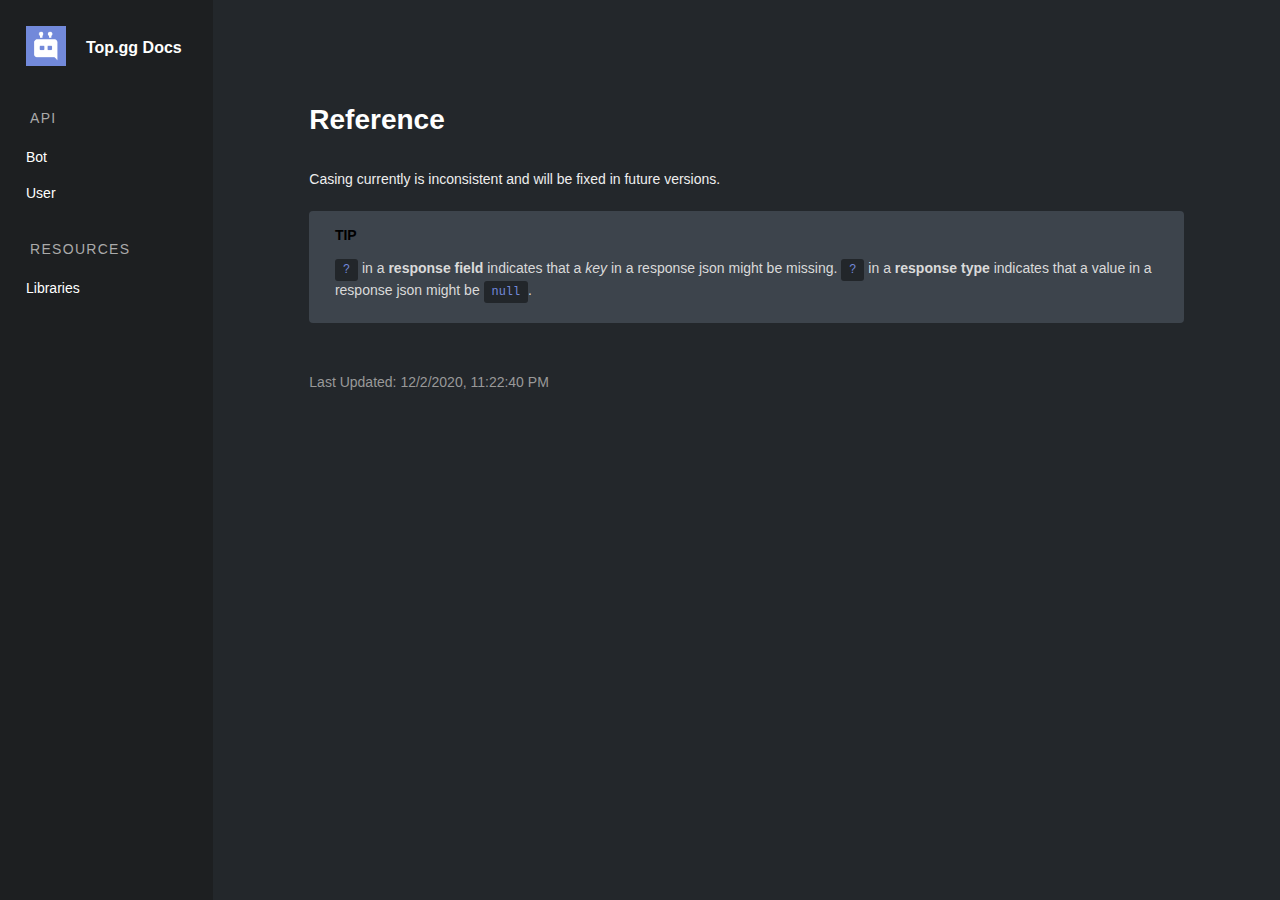
<file: index.html>
<!DOCTYPE html>
<html lang="en-US">
  <head>
    <meta charset="utf-8">
    <meta name="viewport" content="width=device-width,initial-scale=1">
    <title>Reference | Top.gg Docs</title>
    <meta name="generator" content="VuePress 1.7.1">
    
    <meta name="description" content="Documentation for top.gg public API">
    
    <link rel="preload" href="/assets/css/0.styles.17440289.css" as="style"><link rel="preload" href="/assets/js/app.f0768e51.js" as="script"><link rel="preload" href="/assets/js/3.de95a03c.js" as="script"><link rel="preload" href="/assets/js/7.834c3d59.js" as="script"><link rel="prefetch" href="/assets/js/1.23e19be0.js"><link rel="prefetch" href="/assets/js/10.fea01962.js"><link rel="prefetch" href="/assets/js/4.4a148340.js"><link rel="prefetch" href="/assets/js/5.bf1c4045.js"><link rel="prefetch" href="/assets/js/6.0301d6ce.js"><link rel="prefetch" href="/assets/js/8.ff782329.js"><link rel="prefetch" href="/assets/js/9.afb9b26d.js">
    <link rel="stylesheet" href="/assets/css/0.styles.17440289.css">
  </head>
  <body>
    <div id="app" data-server-rendered="true"><div class="theme__container"><div class="row"><div class="col-md-3 col-lg-2 sidebar__container"><div class="menu menu__container"><div class="menu__box"><a class="menu__btn"><div class="hamburger"><span class="line"></span> <span class="line"></span> <span class="line"></span></div></a></div></div> <div class="sidebar" style="width:100%;display:none;"><div class="group"><div class="category__link"><div class="docs__header"><a href="/"><img src="/dblnew.png" class="docs__logo"></a> <h1 class="docs__title">Top.gg Docs</h1></div></div></div> <!----> <div class="group"><div class="group__title">
      API
    </div> <div class="group__body"><!----> <!----> <div><div class="group__category category"><div class="category__label"><a href="/bot.html" class="category__link sidebar-link">Bot</a></div> <div><div class="category__headers"><div class="category__header-item"><a href="/bot.html#search-bots" class="category__link sidebar-link">Search Bots</a></div></div><div class="category__headers"><div class="category__header-item"><a href="/bot.html#find-one-bot" class="category__link sidebar-link">Find One Bot</a></div></div><div class="category__headers"><div class="category__header-item"><a href="/bot.html#last-1000-votes" class="category__link sidebar-link">Last 1000 Votes</a></div></div><div class="category__headers"><div class="category__header-item"><a href="/bot.html#bot-structure" class="category__link sidebar-link">Bot Structure</a></div></div></div></div><div class="group__category category"><div class="category__label"><a href="/user.html" class="category__link sidebar-link">User</a></div> <div><div class="category__headers"><div class="category__header-item"><a href="/user.html#find-one-user" class="category__link sidebar-link">Find One User</a></div></div><div class="category__headers"><div class="category__header-item"><a href="/user.html#structure" class="category__link sidebar-link">Structure</a></div></div></div></div></div></div></div><div class="group"><div class="group__title">
      Resources
    </div> <div class="group__body"><!----> <!----> <div><div class="group__category category"><div class="category__label"><a href="/libraries.html" class="category__link sidebar-link">Libraries</a></div> <div><div class="category__headers"><div class="category__header-item"><a href="/libraries.html#javascript-official" class="category__link sidebar-link">Javascript</a></div></div></div></div></div></div></div></div></div> <div class="col-md-9 col-lg-10 content__container"><div class="page__container"><div custom="" class="content__default"><h1 id="reference"><a href="#reference" class="header-anchor">#</a> Reference</h1> <p>Casing currently is inconsistent and will be fixed in future versions.</p> <div class="custom-block tip"><p class="custom-block-title">TIP</p> <p><code>?</code> in a <strong>response field</strong> indicates that a <em>key</em> in a response json might be missing. <code>?</code> in a <strong>response type</strong> indicates that a value in a response json might be <code>null</code>.</p></div></div> <div class="content__footer-container"><div class="content__footer"><div class="last-updated"><span class="prefix">Last Updated:</span> <span class="time">12/2/2020, 11:22:40 PM</span></div> <!----></div></div></div></div></div> <!----></div><div class="global-ui"></div></div>
    <script src="/assets/js/app.f0768e51.js" defer></script><script src="/assets/js/3.de95a03c.js" defer></script><script src="/assets/js/7.834c3d59.js" defer></script>
  </body>
</html>
</file>
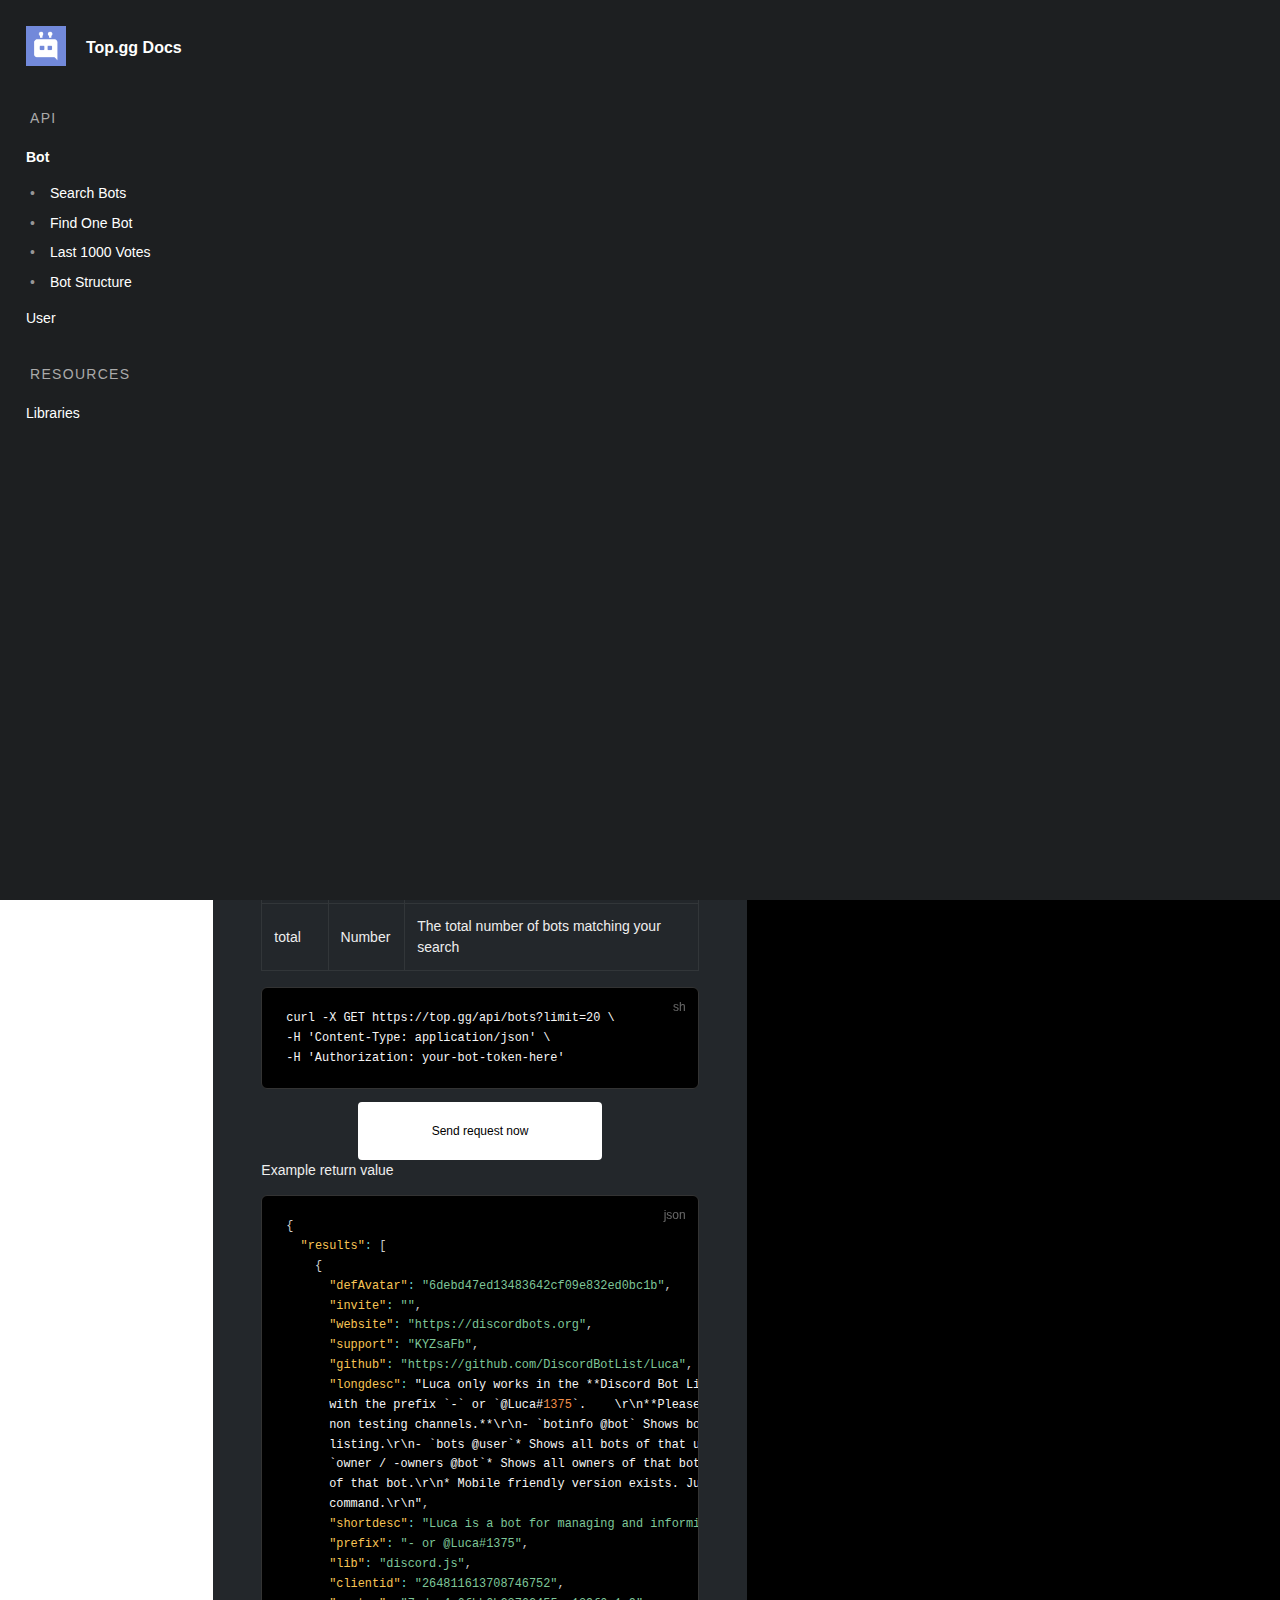
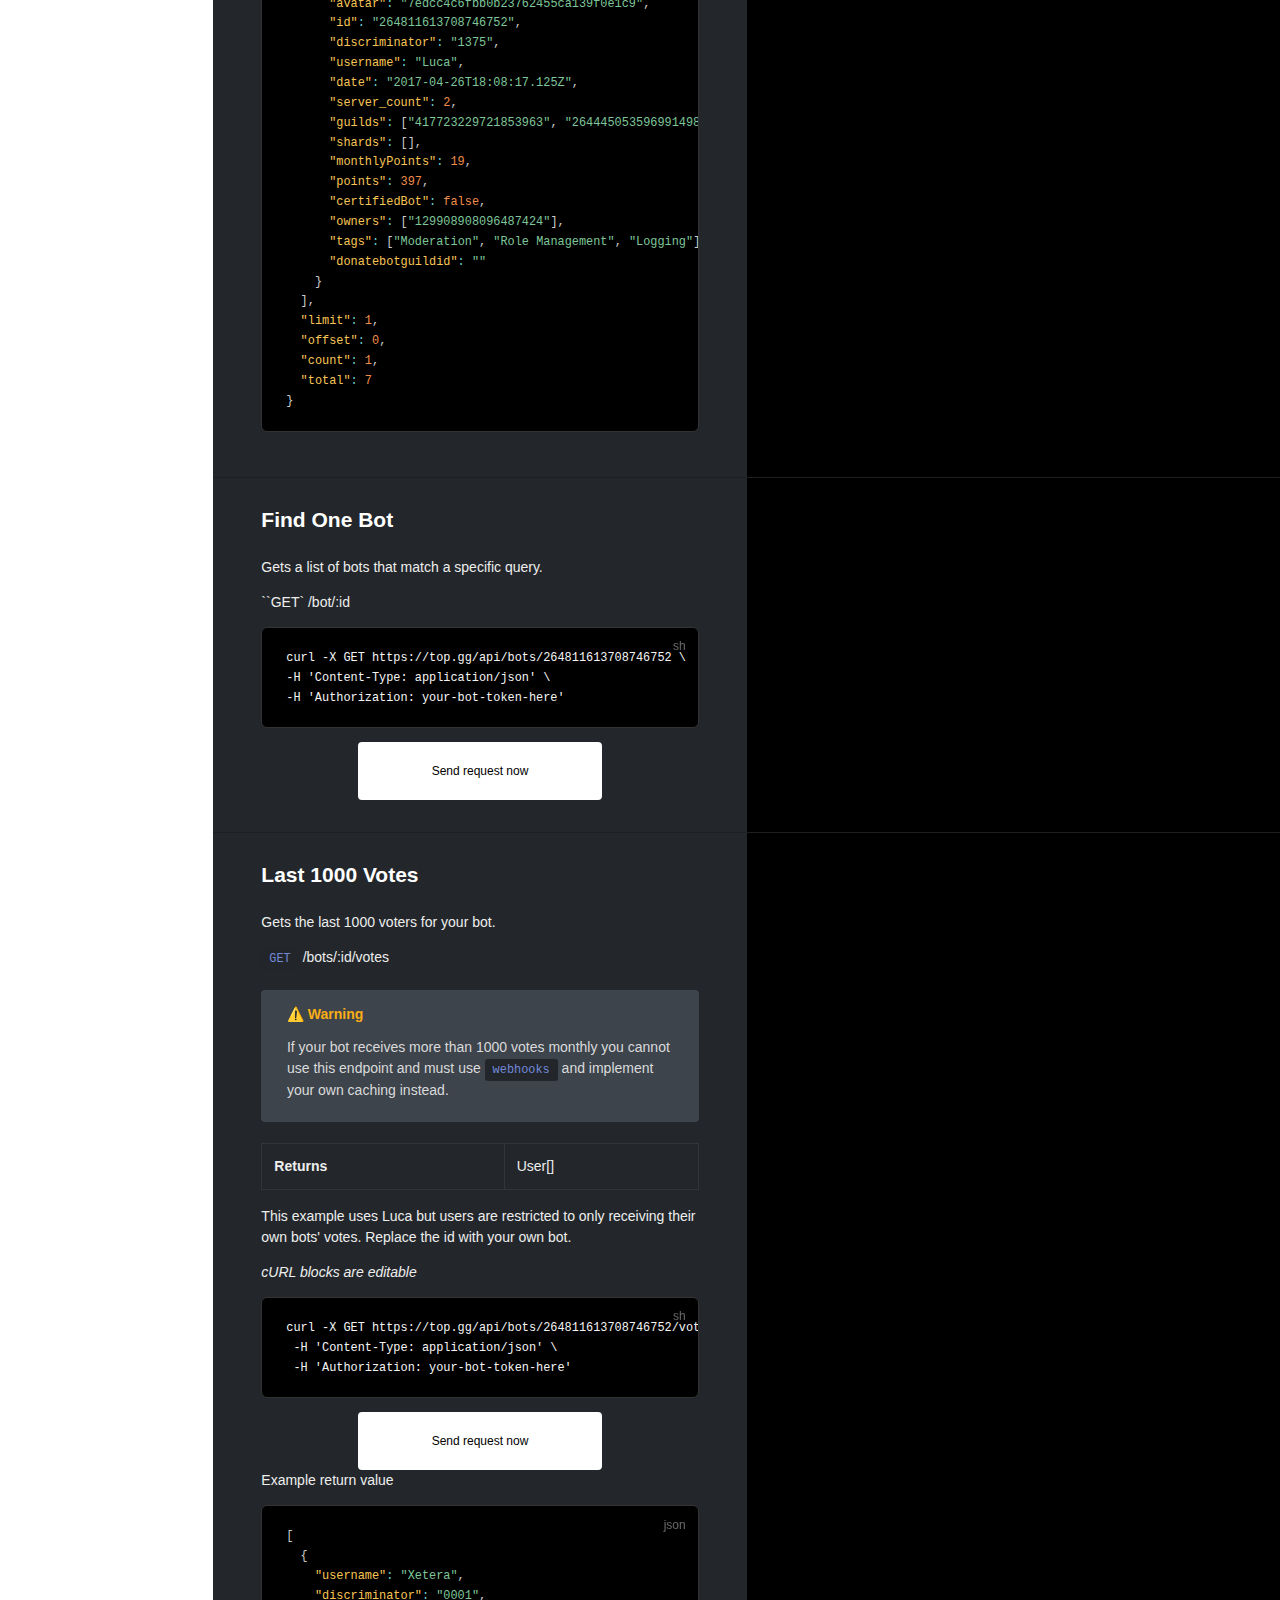
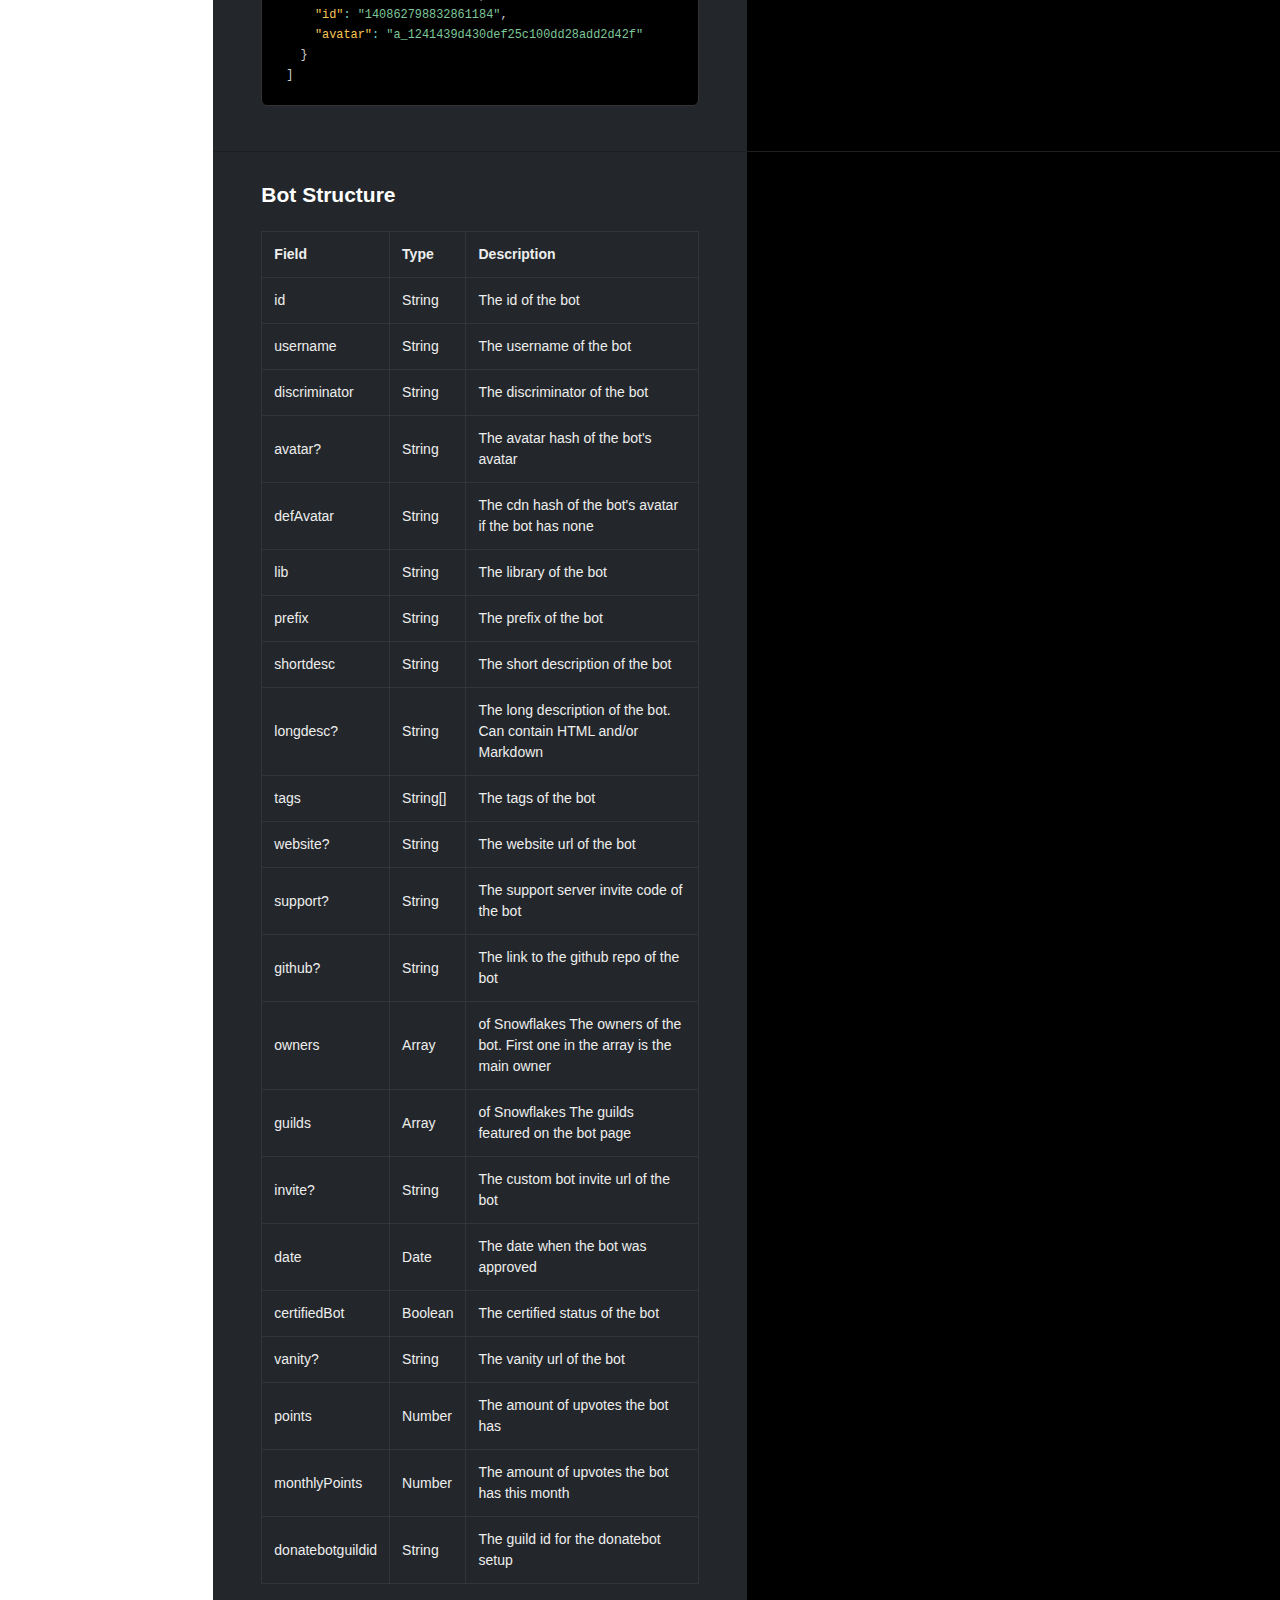
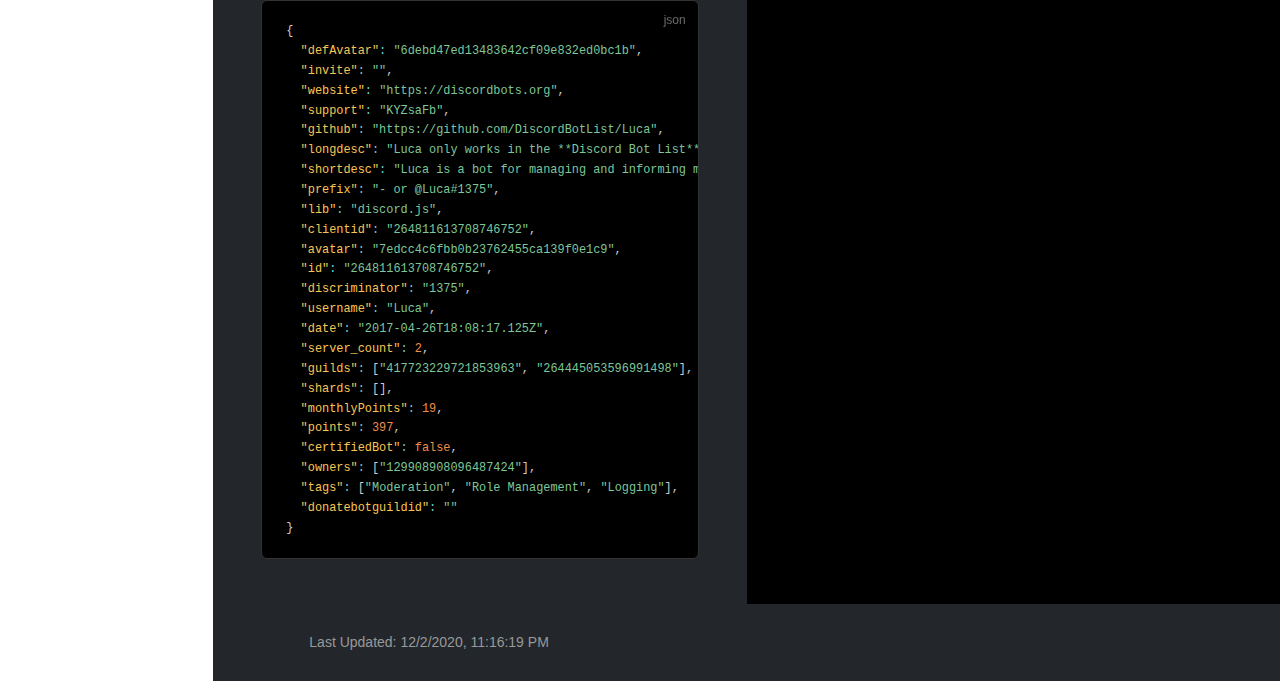
<file: bot.html>
<!DOCTYPE html>
<html lang="en-US">
  <head>
    <meta charset="utf-8">
    <meta name="viewport" content="width=device-width,initial-scale=1">
    <title>Bot | Top.gg Docs</title>
    <meta name="generator" content="VuePress 1.7.1">
    
    <meta name="description" content="Documentation for top.gg public API">
    
    <link rel="preload" href="/assets/css/0.styles.17440289.css" as="style"><link rel="preload" href="/assets/js/app.ebf4b4cf.js" as="script"><link rel="preload" href="/assets/js/3.de95a03c.js" as="script"><link rel="preload" href="/assets/js/8.ff782329.js" as="script"><link rel="prefetch" href="/assets/js/1.23e19be0.js"><link rel="prefetch" href="/assets/js/10.fea01962.js"><link rel="prefetch" href="/assets/js/4.4a148340.js"><link rel="prefetch" href="/assets/js/5.bf1c4045.js"><link rel="prefetch" href="/assets/js/6.0301d6ce.js"><link rel="prefetch" href="/assets/js/7.834c3d59.js"><link rel="prefetch" href="/assets/js/9.afb9b26d.js">
    <link rel="stylesheet" href="/assets/css/0.styles.17440289.css">
  </head>
  <body>
    <div id="app" data-server-rendered="true"><div class="theme__container"><div class="row"><div class="col-md-3 col-lg-2 sidebar__container"><div class="menu menu__container"><div class="menu__box"><a class="menu__btn"><div class="hamburger"><span class="line"></span> <span class="line"></span> <span class="line"></span></div></a></div></div> <div class="sidebar" style="width:100%;display:none;"><div class="group"><div class="category__link"><div class="docs__header"><a href="/"><img src="/dblnew.png" class="docs__logo"></a> <h1 class="docs__title">Top.gg Docs</h1></div></div></div> <!----> <div class="group"><div class="group__title">
      API
    </div> <div class="group__body"><!----> <!----> <div><div class="group__category category category--selected category--active"><div class="category__label"><a href="/bot.html" aria-current="page" class="category__link sidebar-link router-link-exact-active router-link-active">Bot</a></div> <div><div class="category__headers"><div class="category__header-item"><a href="/bot.html#search-bots" class="category__link sidebar-link">Search Bots</a></div></div><div class="category__headers"><div class="category__header-item"><a href="/bot.html#find-one-bot" class="category__link sidebar-link">Find One Bot</a></div></div><div class="category__headers"><div class="category__header-item"><a href="/bot.html#last-1000-votes" class="category__link sidebar-link">Last 1000 Votes</a></div></div><div class="category__headers"><div class="category__header-item"><a href="/bot.html#bot-structure" class="category__link sidebar-link">Bot Structure</a></div></div></div></div><div class="group__category category"><div class="category__label"><a href="/user.html" class="category__link sidebar-link">User</a></div> <div><div class="category__headers"><div class="category__header-item"><a href="/user.html#find-one-user" class="category__link sidebar-link">Find One User</a></div></div><div class="category__headers"><div class="category__header-item"><a href="/user.html#structure" class="category__link sidebar-link">Structure</a></div></div></div></div></div></div></div><div class="group"><div class="group__title">
      Resources
    </div> <div class="group__body"><!----> <!----> <div><div class="group__category category"><div class="category__label"><a href="/libraries.html" class="category__link sidebar-link">Libraries</a></div> <div><div class="category__headers"><div class="category__header-item"><a href="/libraries.html#javascript-official" class="category__link sidebar-link">Javascript</a></div></div></div></div></div></div></div></div></div> <div class="col-md-9 col-lg-10 content__container"><div class="page__container"><div custom="" class="content__default"><div class="content-block"><div class="content-block__heading"></div> <div class="content-block__body"><div class="content-block__cont"><h2 id="search-bots"><a href="#search-bots" class="header-anchor">#</a> Search Bots</h2> <p>Gets a list of bots that match a specific query.</p> <p><code>GET</code> /bots</p> <h3 id="query-string-parameters"><a href="#query-string-parameters" class="header-anchor">#</a> Query String Parameters</h3> <table><thead><tr><th>Field</th> <th>Type</th> <th>Description</th> <th>Default</th></tr></thead> <tbody><tr><td>limit</td> <td>Number</td> <td>The amount of bots to return. Max. 500</td> <td>50</td></tr> <tr><td>offset</td> <td>Number</td> <td>Amount of bots to skip</td> <td>0</td></tr> <tr><td>search</td> <td>String</td> <td>A search string in the format of <code>field: value field2: value2</code></td> <td></td></tr> <tr><td>sort</td> <td>String</td> <td>The field to sort by. Prefix with - to reverse the order</td> <td></td></tr> <tr><td>fields</td> <td>String</td> <td>A comma separated list of fields to show</td> <td>All fields</td></tr></tbody></table> <h3 id="response-fields"><a href="#response-fields" class="header-anchor">#</a> Response Fields</h3> <table><thead><tr><th>Field</th> <th>Type</th> <th>Description</th></tr></thead> <tbody><tr><td>results</td> <td><a href="#bot-structure"><code>Bot[]</code></a></td> <td>The matching bots</td></tr> <tr><td>limit</td> <td>Number</td> <td>The limit used</td></tr> <tr><td>offset</td> <td>Number</td> <td>The offset used</td></tr> <tr><td>count</td> <td>Number</td> <td>The length of the results array</td></tr> <tr><td>total</td> <td>Number</td> <td>The total number of bots matching your search</td></tr></tbody></table> <div type="example" class="examples"><div class="curl__container"><div contenteditable="true" class="curl__body"><div class="language-sh extra-class"><pre class="language-sh"><code><span class="token function">curl</span> -X GET https://top.gg/api/bots?limit<span class="token operator">=</span><span class="token number">20</span> <span class="token punctuation">\</span>
-H <span class="token string">'Content-Type: application/json'</span> <span class="token punctuation">\</span>
-H <span class="token string">'Authorization: your-bot-token-here'</span>
</code></pre></div></div> <button type="button" class="btn btn--light btn--default"><!----> Send request now</button> <!----></div> <p>Example return value</p> <div class="language-json extra-class"><pre class="language-json"><code><span class="token punctuation">{</span>
  <span class="token property">&quot;results&quot;</span><span class="token operator">:</span> <span class="token punctuation">[</span>
    <span class="token punctuation">{</span>
      <span class="token property">&quot;defAvatar&quot;</span><span class="token operator">:</span> <span class="token string">&quot;6debd47ed13483642cf09e832ed0bc1b&quot;</span><span class="token punctuation">,</span>
      <span class="token property">&quot;invite&quot;</span><span class="token operator">:</span> <span class="token string">&quot;&quot;</span><span class="token punctuation">,</span>
      <span class="token property">&quot;website&quot;</span><span class="token operator">:</span> <span class="token string">&quot;https://discordbots.org&quot;</span><span class="token punctuation">,</span>
      <span class="token property">&quot;support&quot;</span><span class="token operator">:</span> <span class="token string">&quot;KYZsaFb&quot;</span><span class="token punctuation">,</span>
      <span class="token property">&quot;github&quot;</span><span class="token operator">:</span> <span class="token string">&quot;https://github.com/DiscordBotList/Luca&quot;</span><span class="token punctuation">,</span>
      <span class="token property">&quot;longdesc&quot;</span><span class="token operator">:</span> &quot;Luca only works in the **Discord Bot List** server.    \r\nPrepend commands 
      with the prefix `-` or `@Luca#<span class="token number">1375</span>`.    \r\n**Please refrain from using these commands in 
      non testing channels.**\r\n- `botinfo @bot` Shows bot info<span class="token punctuation">,</span> title redirects to site 
      listing.\r\n- `bots @user`* Shows all bots of that user<span class="token punctuation">,</span> includes bots in the queue.\r\n- 
      `owner / -owners @bot`* Shows all owners of that bot.\r\n- `prefix @bot`* Shows the prefix 
      of that bot.\r\n* Mobile friendly version exists. Just add `noembed` to the end of the 
      command.\r\n&quot;<span class="token punctuation">,</span>
      <span class="token property">&quot;shortdesc&quot;</span><span class="token operator">:</span> <span class="token string">&quot;Luca is a bot for managing and informing members of the server&quot;</span><span class="token punctuation">,</span>
      <span class="token property">&quot;prefix&quot;</span><span class="token operator">:</span> <span class="token string">&quot;- or @Luca#1375&quot;</span><span class="token punctuation">,</span>
      <span class="token property">&quot;lib&quot;</span><span class="token operator">:</span> <span class="token string">&quot;discord.js&quot;</span><span class="token punctuation">,</span>
      <span class="token property">&quot;clientid&quot;</span><span class="token operator">:</span> <span class="token string">&quot;264811613708746752&quot;</span><span class="token punctuation">,</span>
      <span class="token property">&quot;avatar&quot;</span><span class="token operator">:</span> <span class="token string">&quot;7edcc4c6fbb0b23762455ca139f0e1c9&quot;</span><span class="token punctuation">,</span>
      <span class="token property">&quot;id&quot;</span><span class="token operator">:</span> <span class="token string">&quot;264811613708746752&quot;</span><span class="token punctuation">,</span>
      <span class="token property">&quot;discriminator&quot;</span><span class="token operator">:</span> <span class="token string">&quot;1375&quot;</span><span class="token punctuation">,</span>
      <span class="token property">&quot;username&quot;</span><span class="token operator">:</span> <span class="token string">&quot;Luca&quot;</span><span class="token punctuation">,</span>
      <span class="token property">&quot;date&quot;</span><span class="token operator">:</span> <span class="token string">&quot;2017-04-26T18:08:17.125Z&quot;</span><span class="token punctuation">,</span>
      <span class="token property">&quot;server_count&quot;</span><span class="token operator">:</span> <span class="token number">2</span><span class="token punctuation">,</span>
      <span class="token property">&quot;guilds&quot;</span><span class="token operator">:</span> <span class="token punctuation">[</span><span class="token string">&quot;417723229721853963&quot;</span><span class="token punctuation">,</span> <span class="token string">&quot;264445053596991498&quot;</span><span class="token punctuation">]</span><span class="token punctuation">,</span>
      <span class="token property">&quot;shards&quot;</span><span class="token operator">:</span> <span class="token punctuation">[</span><span class="token punctuation">]</span><span class="token punctuation">,</span>
      <span class="token property">&quot;monthlyPoints&quot;</span><span class="token operator">:</span> <span class="token number">19</span><span class="token punctuation">,</span>
      <span class="token property">&quot;points&quot;</span><span class="token operator">:</span> <span class="token number">397</span><span class="token punctuation">,</span>
      <span class="token property">&quot;certifiedBot&quot;</span><span class="token operator">:</span> <span class="token boolean">false</span><span class="token punctuation">,</span>
      <span class="token property">&quot;owners&quot;</span><span class="token operator">:</span> <span class="token punctuation">[</span><span class="token string">&quot;129908908096487424&quot;</span><span class="token punctuation">]</span><span class="token punctuation">,</span>
      <span class="token property">&quot;tags&quot;</span><span class="token operator">:</span> <span class="token punctuation">[</span><span class="token string">&quot;Moderation&quot;</span><span class="token punctuation">,</span> <span class="token string">&quot;Role Management&quot;</span><span class="token punctuation">,</span> <span class="token string">&quot;Logging&quot;</span><span class="token punctuation">]</span><span class="token punctuation">,</span>
      <span class="token property">&quot;donatebotguildid&quot;</span><span class="token operator">:</span> <span class="token string">&quot;&quot;</span>
    <span class="token punctuation">}</span>
  <span class="token punctuation">]</span><span class="token punctuation">,</span>
  <span class="token property">&quot;limit&quot;</span><span class="token operator">:</span> <span class="token number">1</span><span class="token punctuation">,</span>
  <span class="token property">&quot;offset&quot;</span><span class="token operator">:</span> <span class="token number">0</span><span class="token punctuation">,</span>
  <span class="token property">&quot;count&quot;</span><span class="token operator">:</span> <span class="token number">1</span><span class="token punctuation">,</span>
  <span class="token property">&quot;total&quot;</span><span class="token operator">:</span> <span class="token number">7</span>
<span class="token punctuation">}</span>
</code></pre></div></div></div> <div class="content-block__examples"></div></div></div> <div class="content-block"><div class="content-block__heading"></div> <div class="content-block__body"><div class="content-block__cont"><h2 id="find-one-bot"><a href="#find-one-bot" class="header-anchor">#</a> Find One Bot</h2> <p>Gets a list of bots that match a specific query.</p> <p>``GET` /bot/:id</p> <div type="example" class="examples"><div class="curl__container"><div contenteditable="true" class="curl__body"><div class="language-sh extra-class"><pre class="language-sh"><code><span class="token function">curl</span> -X GET https://top.gg/api/bots/264811613708746752 <span class="token punctuation">\</span>
-H <span class="token string">'Content-Type: application/json'</span> <span class="token punctuation">\</span>
-H <span class="token string">'Authorization: your-bot-token-here'</span>
</code></pre></div></div> <button type="button" class="btn btn--light btn--default"><!----> Send request now</button> <!----></div></div></div> <div class="content-block__examples"></div></div></div> <div class="content-block"><div class="content-block__heading"></div> <div class="content-block__body"><div class="content-block__cont"><h2 id="last-1000-votes"><a href="#last-1000-votes" class="header-anchor">#</a> Last 1000 Votes</h2> <p>Gets the last 1000 voters for your bot.</p> <p><code>GET</code> /bots/:id/votes</p> <div class="custom-block warning"><p class="custom-block-title">⚠️ Warning</p> <p>If your bot receives more than 1000 votes monthly you cannot use this endpoint and must use
<code>webhooks</code> and implement your own caching instead.</p></div> <table><tr><td><strong>Returns</strong></td> <td>
      User[]
    </td></tr></table> <div type="example" class="examples"><p>This example uses Luca but users are restricted to only receiving their own bots' votes. Replace the id with your own bot.</p> <p><em>cURL blocks are editable</em></p> <div class="curl__container"><div contenteditable="true" class="curl__body"><div class="language-sh extra-class"><pre class="language-sh"><code><span class="token function">curl</span> -X GET https://top.gg/api/bots/264811613708746752/votes <span class="token punctuation">\</span>
 -H <span class="token string">'Content-Type: application/json'</span> <span class="token punctuation">\</span>
 -H <span class="token string">'Authorization: your-bot-token-here'</span>
</code></pre></div></div> <button type="button" class="btn btn--light btn--default"><!----> Send request now</button> <!----></div> <p>Example return value</p> <div class="language-json extra-class"><pre class="language-json"><code><span class="token punctuation">[</span>
  <span class="token punctuation">{</span>
    <span class="token property">&quot;username&quot;</span><span class="token operator">:</span> <span class="token string">&quot;Xetera&quot;</span><span class="token punctuation">,</span>
    <span class="token property">&quot;discriminator&quot;</span><span class="token operator">:</span> <span class="token string">&quot;0001&quot;</span><span class="token punctuation">,</span>
    <span class="token property">&quot;id&quot;</span><span class="token operator">:</span> <span class="token string">&quot;140862798832861184&quot;</span><span class="token punctuation">,</span>
    <span class="token property">&quot;avatar&quot;</span><span class="token operator">:</span> <span class="token string">&quot;a_1241439d430def25c100dd28add2d42f&quot;</span>
  <span class="token punctuation">}</span>
<span class="token punctuation">]</span>
</code></pre></div></div></div> <div class="content-block__examples"></div></div></div> <div class="content-block"><div class="content-block__heading"></div> <div class="content-block__body"><div class="content-block__cont"><h2 id="bot-structure"><a href="#bot-structure" class="header-anchor">#</a> Bot Structure</h2> <table><thead><tr><th>Field</th> <th>Type</th> <th>Description</th></tr></thead> <tbody><tr><td>id</td> <td>String</td> <td>The id of the bot</td></tr> <tr><td>username</td> <td>String</td> <td>The username of the bot</td></tr> <tr><td>discriminator</td> <td>String</td> <td>The discriminator of the bot</td></tr> <tr><td>avatar?</td> <td>String</td> <td>The avatar hash of the bot's avatar</td></tr> <tr><td>defAvatar</td> <td>String</td> <td>The cdn hash of the bot's avatar if the bot has none</td></tr> <tr><td>lib</td> <td>String</td> <td>The library of the bot</td></tr> <tr><td>prefix</td> <td>String</td> <td>The prefix of the bot</td></tr> <tr><td>shortdesc</td> <td>String</td> <td>The short description of the bot</td></tr> <tr><td>longdesc?</td> <td>String</td> <td>The long description of the bot. Can contain HTML and/or Markdown</td></tr> <tr><td>tags</td> <td>String[]</td> <td>The tags of the bot</td></tr> <tr><td>website?</td> <td>String</td> <td>The website url of the bot</td></tr> <tr><td>support?</td> <td>String</td> <td>The support server invite code of the bot</td></tr> <tr><td>github?</td> <td>String</td> <td>The link to the github repo of the bot</td></tr> <tr><td>owners</td> <td>Array</td> <td>of Snowflakes The owners of the bot. First one in the array is the main owner</td></tr> <tr><td>guilds</td> <td>Array</td> <td>of Snowflakes The guilds featured on the bot page</td></tr> <tr><td>invite?</td> <td>String</td> <td>The custom bot invite url of the bot</td></tr> <tr><td>date</td> <td>Date</td> <td>The date when the bot was approved</td></tr> <tr><td>certifiedBot</td> <td>Boolean</td> <td>The certified status of the bot</td></tr> <tr><td>vanity?</td> <td>String</td> <td>The vanity url of the bot</td></tr> <tr><td>points</td> <td>Number</td> <td>The amount of upvotes the bot has</td></tr> <tr><td>monthlyPoints</td> <td>Number</td> <td>The amount of upvotes the bot has this month</td></tr> <tr><td>donatebotguildid</td> <td>String</td> <td>The guild id for the donatebot setup</td></tr></tbody></table> <div type="example" class="examples"><div class="language-json extra-class"><pre class="language-json"><code><span class="token punctuation">{</span>
  <span class="token property">&quot;defAvatar&quot;</span><span class="token operator">:</span> <span class="token string">&quot;6debd47ed13483642cf09e832ed0bc1b&quot;</span><span class="token punctuation">,</span>
  <span class="token property">&quot;invite&quot;</span><span class="token operator">:</span> <span class="token string">&quot;&quot;</span><span class="token punctuation">,</span>
  <span class="token property">&quot;website&quot;</span><span class="token operator">:</span> <span class="token string">&quot;https://discordbots.org&quot;</span><span class="token punctuation">,</span>
  <span class="token property">&quot;support&quot;</span><span class="token operator">:</span> <span class="token string">&quot;KYZsaFb&quot;</span><span class="token punctuation">,</span>
  <span class="token property">&quot;github&quot;</span><span class="token operator">:</span> <span class="token string">&quot;https://github.com/DiscordBotList/Luca&quot;</span><span class="token punctuation">,</span>
  <span class="token property">&quot;longdesc&quot;</span><span class="token operator">:</span> <span class="token string">&quot;Luca only works in the **Discord Bot List** server.    \r\nPrepend commands with the prefix `-` or `@Luca#1375`.    \r\n**Please refrain from using these commands in non testing channels.**\r\n- `botinfo @bot` Shows bot info, title redirects to site listing.\r\n- `bots @user`* Shows all bots of that user, includes bots in the queue.\r\n- `owner / -owners @bot`* Shows all owners of that bot.\r\n- `prefix @bot`* Shows the prefix of that bot.\r\n* Mobile friendly version exists. Just add `noembed` to the end of the command.\r\n&quot;</span><span class="token punctuation">,</span>
  <span class="token property">&quot;shortdesc&quot;</span><span class="token operator">:</span> <span class="token string">&quot;Luca is a bot for managing and informing members of the server&quot;</span><span class="token punctuation">,</span>
  <span class="token property">&quot;prefix&quot;</span><span class="token operator">:</span> <span class="token string">&quot;- or @Luca#1375&quot;</span><span class="token punctuation">,</span>
  <span class="token property">&quot;lib&quot;</span><span class="token operator">:</span> <span class="token string">&quot;discord.js&quot;</span><span class="token punctuation">,</span>
  <span class="token property">&quot;clientid&quot;</span><span class="token operator">:</span> <span class="token string">&quot;264811613708746752&quot;</span><span class="token punctuation">,</span>
  <span class="token property">&quot;avatar&quot;</span><span class="token operator">:</span> <span class="token string">&quot;7edcc4c6fbb0b23762455ca139f0e1c9&quot;</span><span class="token punctuation">,</span>
  <span class="token property">&quot;id&quot;</span><span class="token operator">:</span> <span class="token string">&quot;264811613708746752&quot;</span><span class="token punctuation">,</span>
  <span class="token property">&quot;discriminator&quot;</span><span class="token operator">:</span> <span class="token string">&quot;1375&quot;</span><span class="token punctuation">,</span>
  <span class="token property">&quot;username&quot;</span><span class="token operator">:</span> <span class="token string">&quot;Luca&quot;</span><span class="token punctuation">,</span>
  <span class="token property">&quot;date&quot;</span><span class="token operator">:</span> <span class="token string">&quot;2017-04-26T18:08:17.125Z&quot;</span><span class="token punctuation">,</span>
  <span class="token property">&quot;server_count&quot;</span><span class="token operator">:</span> <span class="token number">2</span><span class="token punctuation">,</span>
  <span class="token property">&quot;guilds&quot;</span><span class="token operator">:</span> <span class="token punctuation">[</span><span class="token string">&quot;417723229721853963&quot;</span><span class="token punctuation">,</span> <span class="token string">&quot;264445053596991498&quot;</span><span class="token punctuation">]</span><span class="token punctuation">,</span>
  <span class="token property">&quot;shards&quot;</span><span class="token operator">:</span> <span class="token punctuation">[</span><span class="token punctuation">]</span><span class="token punctuation">,</span>
  <span class="token property">&quot;monthlyPoints&quot;</span><span class="token operator">:</span> <span class="token number">19</span><span class="token punctuation">,</span>
  <span class="token property">&quot;points&quot;</span><span class="token operator">:</span> <span class="token number">397</span><span class="token punctuation">,</span>
  <span class="token property">&quot;certifiedBot&quot;</span><span class="token operator">:</span> <span class="token boolean">false</span><span class="token punctuation">,</span>
  <span class="token property">&quot;owners&quot;</span><span class="token operator">:</span> <span class="token punctuation">[</span><span class="token string">&quot;129908908096487424&quot;</span><span class="token punctuation">]</span><span class="token punctuation">,</span>
  <span class="token property">&quot;tags&quot;</span><span class="token operator">:</span> <span class="token punctuation">[</span><span class="token string">&quot;Moderation&quot;</span><span class="token punctuation">,</span> <span class="token string">&quot;Role Management&quot;</span><span class="token punctuation">,</span> <span class="token string">&quot;Logging&quot;</span><span class="token punctuation">]</span><span class="token punctuation">,</span>
  <span class="token property">&quot;donatebotguildid&quot;</span><span class="token operator">:</span> <span class="token string">&quot;&quot;</span>
<span class="token punctuation">}</span>
</code></pre></div></div></div> <div class="content-block__examples"></div></div></div></div> <div class="content__footer-container"><div class="content__footer"><div class="last-updated"><span class="prefix">Last Updated:</span> <span class="time">12/2/2020, 11:16:19 PM</span></div> <!----></div></div></div></div></div> <!----></div><div class="global-ui"></div></div>
    <script src="/assets/js/app.ebf4b4cf.js" defer></script><script src="/assets/js/3.de95a03c.js" defer></script><script src="/assets/js/8.ff782329.js" defer></script>
  </body>
</html>
</file>
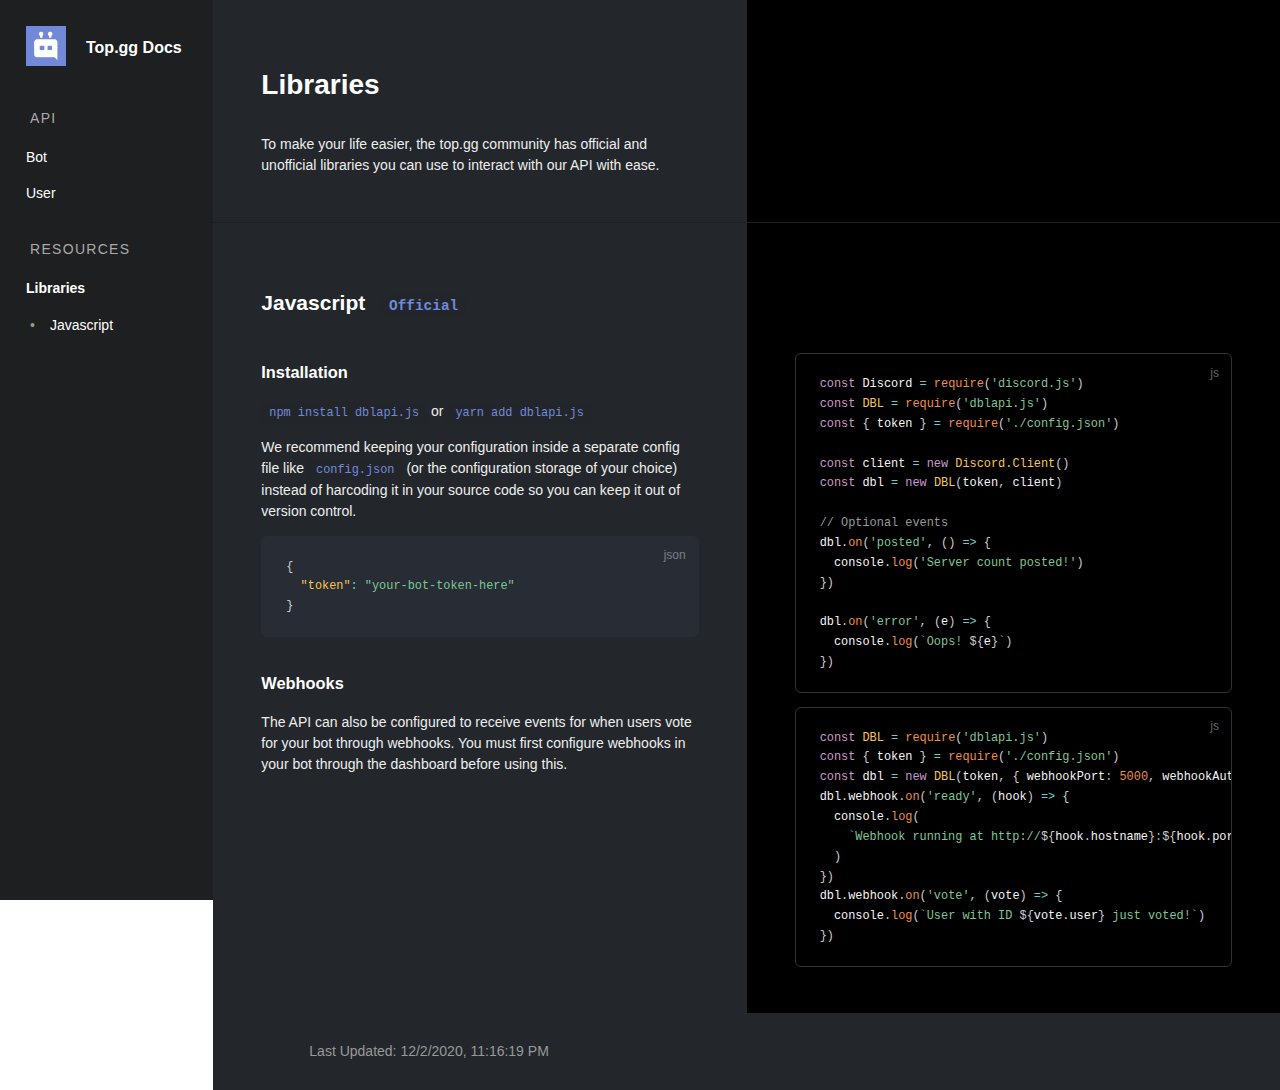
<file: libraries.html>
<!DOCTYPE html>
<html lang="en-US">
  <head>
    <meta charset="utf-8">
    <meta name="viewport" content="width=device-width,initial-scale=1">
    <title>Libraries | Top.gg Docs</title>
    <meta name="generator" content="VuePress 1.7.1">
    
    <meta name="description" content="Documentation for top.gg public API">
    
    <link rel="preload" href="/assets/css/0.styles.17440289.css" as="style"><link rel="preload" href="/assets/js/app.ebf4b4cf.js" as="script"><link rel="preload" href="/assets/js/3.de95a03c.js" as="script"><link rel="preload" href="/assets/js/9.afb9b26d.js" as="script"><link rel="prefetch" href="/assets/js/1.23e19be0.js"><link rel="prefetch" href="/assets/js/10.fea01962.js"><link rel="prefetch" href="/assets/js/4.4a148340.js"><link rel="prefetch" href="/assets/js/5.bf1c4045.js"><link rel="prefetch" href="/assets/js/6.0301d6ce.js"><link rel="prefetch" href="/assets/js/7.834c3d59.js"><link rel="prefetch" href="/assets/js/8.ff782329.js">
    <link rel="stylesheet" href="/assets/css/0.styles.17440289.css">
  </head>
  <body>
    <div id="app" data-server-rendered="true"><div class="theme__container"><div class="row"><div class="col-md-3 col-lg-2 sidebar__container"><div class="menu menu__container"><div class="menu__box"><a class="menu__btn"><div class="hamburger"><span class="line"></span> <span class="line"></span> <span class="line"></span></div></a></div></div> <div class="sidebar" style="width:100%;display:none;"><div class="group"><div class="category__link"><div class="docs__header"><a href="/"><img src="/dblnew.png" class="docs__logo"></a> <h1 class="docs__title">Top.gg Docs</h1></div></div></div> <!----> <div class="group"><div class="group__title">
      API
    </div> <div class="group__body"><!----> <!----> <div><div class="group__category category"><div class="category__label"><a href="/bot.html" class="category__link sidebar-link">Bot</a></div> <div><div class="category__headers"><div class="category__header-item"><a href="/bot.html#search-bots" class="category__link sidebar-link">Search Bots</a></div></div><div class="category__headers"><div class="category__header-item"><a href="/bot.html#find-one-bot" class="category__link sidebar-link">Find One Bot</a></div></div><div class="category__headers"><div class="category__header-item"><a href="/bot.html#last-1000-votes" class="category__link sidebar-link">Last 1000 Votes</a></div></div><div class="category__headers"><div class="category__header-item"><a href="/bot.html#bot-structure" class="category__link sidebar-link">Bot Structure</a></div></div></div></div><div class="group__category category"><div class="category__label"><a href="/user.html" class="category__link sidebar-link">User</a></div> <div><div class="category__headers"><div class="category__header-item"><a href="/user.html#find-one-user" class="category__link sidebar-link">Find One User</a></div></div><div class="category__headers"><div class="category__header-item"><a href="/user.html#structure" class="category__link sidebar-link">Structure</a></div></div></div></div></div></div></div><div class="group"><div class="group__title">
      Resources
    </div> <div class="group__body"><!----> <!----> <div><div class="group__category category category--selected category--active"><div class="category__label"><a href="/libraries.html" aria-current="page" class="category__link sidebar-link router-link-exact-active router-link-active">Libraries</a></div> <div><div class="category__headers"><div class="category__header-item"><a href="/libraries.html#javascript-official" class="category__link sidebar-link">Javascript</a></div></div></div></div></div></div></div></div></div> <div class="col-md-9 col-lg-10 content__container"><div class="page__container"><div custom="" class="content__default"><div class="content-block"><div class="content-block__heading"></div> <div class="content-block__body"><div class="content-block__cont"><h1 id="libraries"><a href="#libraries" class="header-anchor">#</a> Libraries</h1> <p>To make your life easier, the top.gg community has official and unofficial libraries you can use to interact with our API with ease.</p></div> <div class="content-block__examples"></div></div></div> <div class="content-block"><div class="content-block__heading"></div> <div class="content-block__body"><div class="content-block__cont"><h2 id="javascript-official"><a href="#javascript-official" class="header-anchor">#</a> Javascript <code class="pill" style="margin-left:10px;" data-v-3b9109c1>Official</code></h2> <h3 id="installation"><a href="#installation" class="header-anchor">#</a> Installation</h3> <p><code>npm install dblapi.js</code> or <code>yarn add dblapi.js</code></p> <p>We recommend keeping your configuration inside a separate config file like <code>config.json</code> (or the configuration storage of your choice) instead of harcoding it in your source code so you can keep it out of version control.</p> <div class="language-json extra-class"><pre class="language-json"><code><span class="token punctuation">{</span>
  <span class="token property">&quot;token&quot;</span><span class="token operator">:</span> <span class="token string">&quot;your-bot-token-here&quot;</span>
<span class="token punctuation">}</span>
</code></pre></div> <h3 id="webhooks"><a href="#webhooks" class="header-anchor">#</a> Webhooks</h3> <p>The API can also be configured to receive events for when users vote for your bot through webhooks. You must first configure webhooks in your bot through the dashboard before using this.</p> <div type="example" class="examples"><div class="language-js extra-class"><pre class="language-js"><code><span class="token keyword">const</span> Discord <span class="token operator">=</span> <span class="token function">require</span><span class="token punctuation">(</span><span class="token string">'discord.js'</span><span class="token punctuation">)</span>
<span class="token keyword">const</span> <span class="token constant">DBL</span> <span class="token operator">=</span> <span class="token function">require</span><span class="token punctuation">(</span><span class="token string">'dblapi.js'</span><span class="token punctuation">)</span>
<span class="token keyword">const</span> <span class="token punctuation">{</span> token <span class="token punctuation">}</span> <span class="token operator">=</span> <span class="token function">require</span><span class="token punctuation">(</span><span class="token string">'./config.json'</span><span class="token punctuation">)</span>

<span class="token keyword">const</span> client <span class="token operator">=</span> <span class="token keyword">new</span> <span class="token class-name">Discord<span class="token punctuation">.</span>Client</span><span class="token punctuation">(</span><span class="token punctuation">)</span>
<span class="token keyword">const</span> dbl <span class="token operator">=</span> <span class="token keyword">new</span> <span class="token class-name">DBL</span><span class="token punctuation">(</span>token<span class="token punctuation">,</span> client<span class="token punctuation">)</span>

<span class="token comment">// Optional events</span>
dbl<span class="token punctuation">.</span><span class="token function">on</span><span class="token punctuation">(</span><span class="token string">'posted'</span><span class="token punctuation">,</span> <span class="token punctuation">(</span><span class="token punctuation">)</span> <span class="token operator">=&gt;</span> <span class="token punctuation">{</span>
  console<span class="token punctuation">.</span><span class="token function">log</span><span class="token punctuation">(</span><span class="token string">'Server count posted!'</span><span class="token punctuation">)</span>
<span class="token punctuation">}</span><span class="token punctuation">)</span>

dbl<span class="token punctuation">.</span><span class="token function">on</span><span class="token punctuation">(</span><span class="token string">'error'</span><span class="token punctuation">,</span> <span class="token punctuation">(</span><span class="token parameter">e</span><span class="token punctuation">)</span> <span class="token operator">=&gt;</span> <span class="token punctuation">{</span>
  console<span class="token punctuation">.</span><span class="token function">log</span><span class="token punctuation">(</span><span class="token template-string"><span class="token template-punctuation string">`</span><span class="token string">Oops! </span><span class="token interpolation"><span class="token interpolation-punctuation punctuation">${</span>e<span class="token interpolation-punctuation punctuation">}</span></span><span class="token template-punctuation string">`</span></span><span class="token punctuation">)</span>
<span class="token punctuation">}</span><span class="token punctuation">)</span>
</code></pre></div><div class="language-js extra-class"><pre class="language-js"><code><span class="token keyword">const</span> <span class="token constant">DBL</span> <span class="token operator">=</span> <span class="token function">require</span><span class="token punctuation">(</span><span class="token string">'dblapi.js'</span><span class="token punctuation">)</span>
<span class="token keyword">const</span> <span class="token punctuation">{</span> token <span class="token punctuation">}</span> <span class="token operator">=</span> <span class="token function">require</span><span class="token punctuation">(</span><span class="token string">'./config.json'</span><span class="token punctuation">)</span>
<span class="token keyword">const</span> dbl <span class="token operator">=</span> <span class="token keyword">new</span> <span class="token class-name">DBL</span><span class="token punctuation">(</span>token<span class="token punctuation">,</span> <span class="token punctuation">{</span> webhookPort<span class="token operator">:</span> <span class="token number">5000</span><span class="token punctuation">,</span> webhookAuth<span class="token operator">:</span> <span class="token string">'password'</span> <span class="token punctuation">}</span><span class="token punctuation">)</span>
dbl<span class="token punctuation">.</span>webhook<span class="token punctuation">.</span><span class="token function">on</span><span class="token punctuation">(</span><span class="token string">'ready'</span><span class="token punctuation">,</span> <span class="token punctuation">(</span><span class="token parameter">hook</span><span class="token punctuation">)</span> <span class="token operator">=&gt;</span> <span class="token punctuation">{</span>
  console<span class="token punctuation">.</span><span class="token function">log</span><span class="token punctuation">(</span>
    <span class="token template-string"><span class="token template-punctuation string">`</span><span class="token string">Webhook running at http://</span><span class="token interpolation"><span class="token interpolation-punctuation punctuation">${</span>hook<span class="token punctuation">.</span>hostname<span class="token interpolation-punctuation punctuation">}</span></span><span class="token string">:</span><span class="token interpolation"><span class="token interpolation-punctuation punctuation">${</span>hook<span class="token punctuation">.</span>port<span class="token interpolation-punctuation punctuation">}</span></span><span class="token interpolation"><span class="token interpolation-punctuation punctuation">${</span>hook<span class="token punctuation">.</span>path<span class="token interpolation-punctuation punctuation">}</span></span><span class="token template-punctuation string">`</span></span>
  <span class="token punctuation">)</span>
<span class="token punctuation">}</span><span class="token punctuation">)</span>
dbl<span class="token punctuation">.</span>webhook<span class="token punctuation">.</span><span class="token function">on</span><span class="token punctuation">(</span><span class="token string">'vote'</span><span class="token punctuation">,</span> <span class="token punctuation">(</span><span class="token parameter">vote</span><span class="token punctuation">)</span> <span class="token operator">=&gt;</span> <span class="token punctuation">{</span>
  console<span class="token punctuation">.</span><span class="token function">log</span><span class="token punctuation">(</span><span class="token template-string"><span class="token template-punctuation string">`</span><span class="token string">User with ID </span><span class="token interpolation"><span class="token interpolation-punctuation punctuation">${</span>vote<span class="token punctuation">.</span>user<span class="token interpolation-punctuation punctuation">}</span></span><span class="token string"> just voted!</span><span class="token template-punctuation string">`</span></span><span class="token punctuation">)</span>
<span class="token punctuation">}</span><span class="token punctuation">)</span>
</code></pre></div></div></div> <div class="content-block__examples"></div></div></div></div> <div class="content__footer-container"><div class="content__footer"><div class="last-updated"><span class="prefix">Last Updated:</span> <span class="time">12/2/2020, 11:16:19 PM</span></div> <!----></div></div></div></div></div> <!----></div><div class="global-ui"></div></div>
    <script src="/assets/js/app.ebf4b4cf.js" defer></script><script src="/assets/js/3.de95a03c.js" defer></script><script src="/assets/js/9.afb9b26d.js" defer></script>
  </body>
</html>
</file>
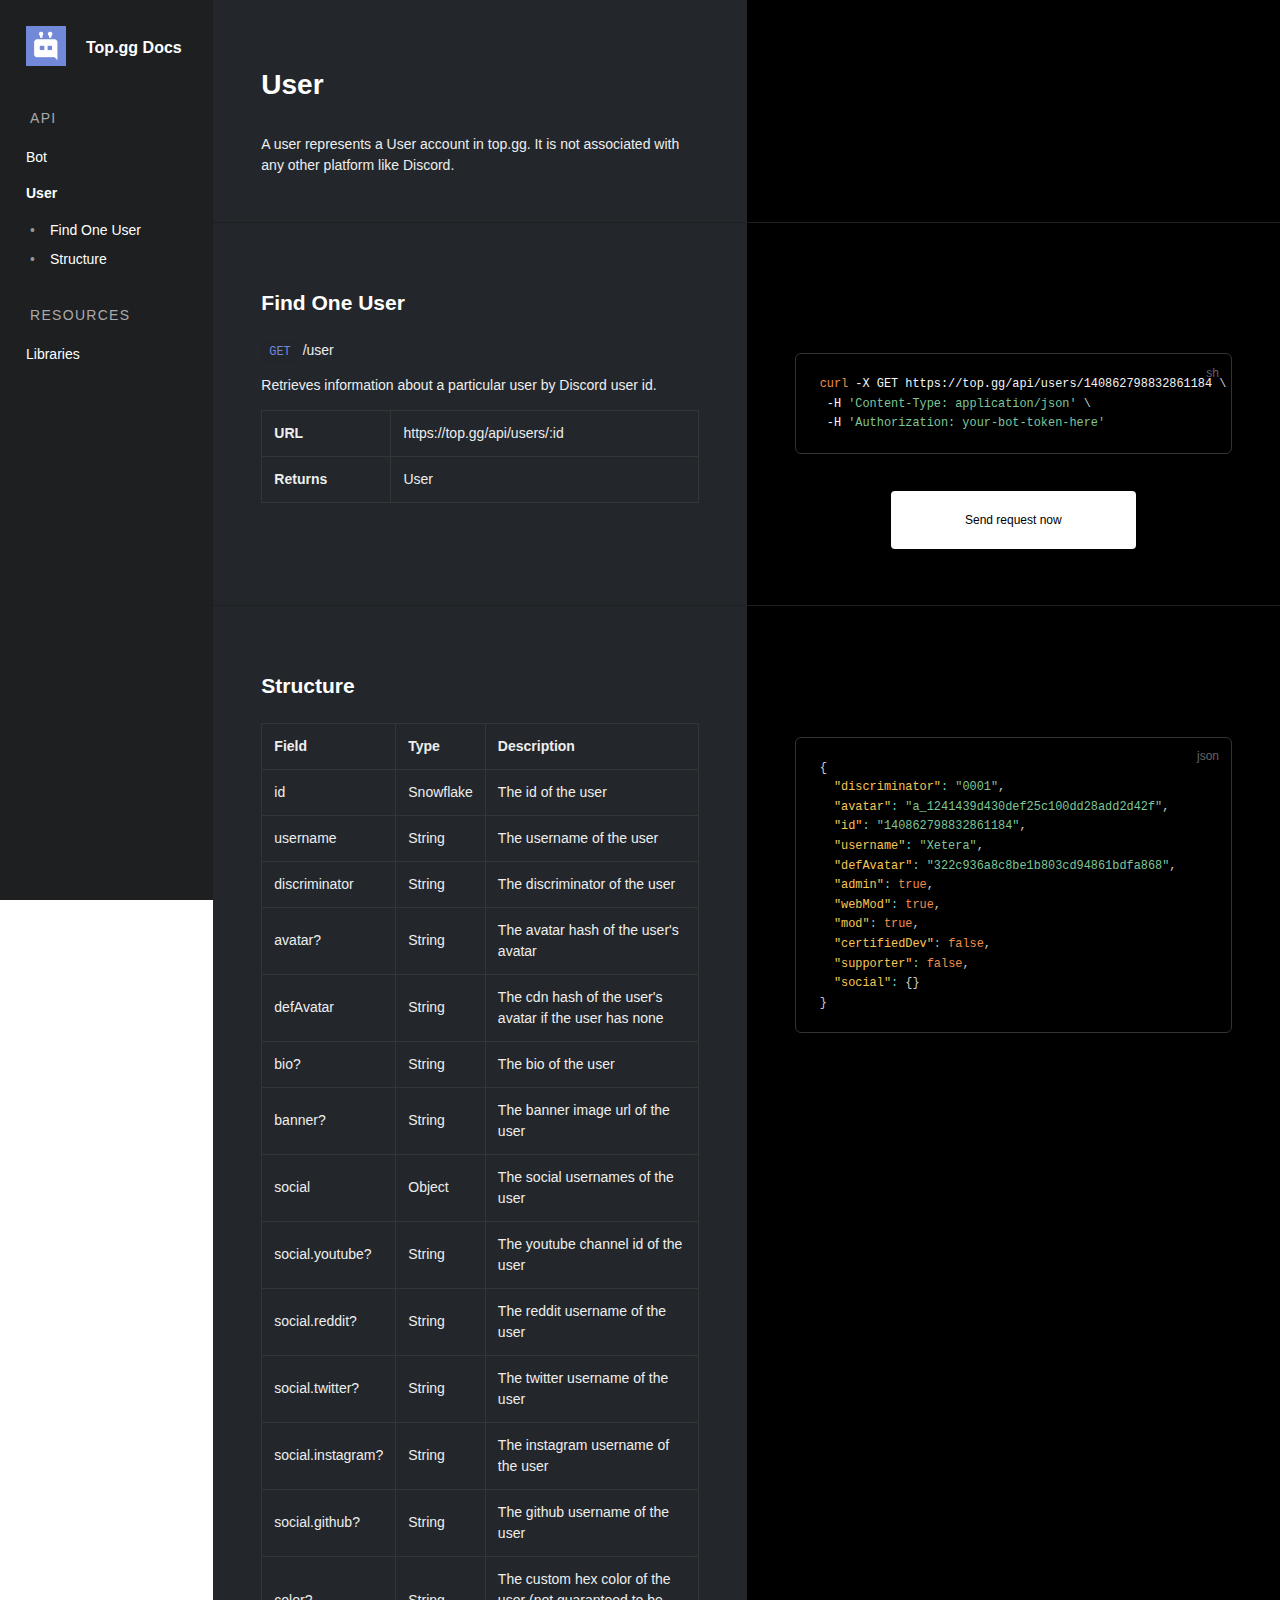
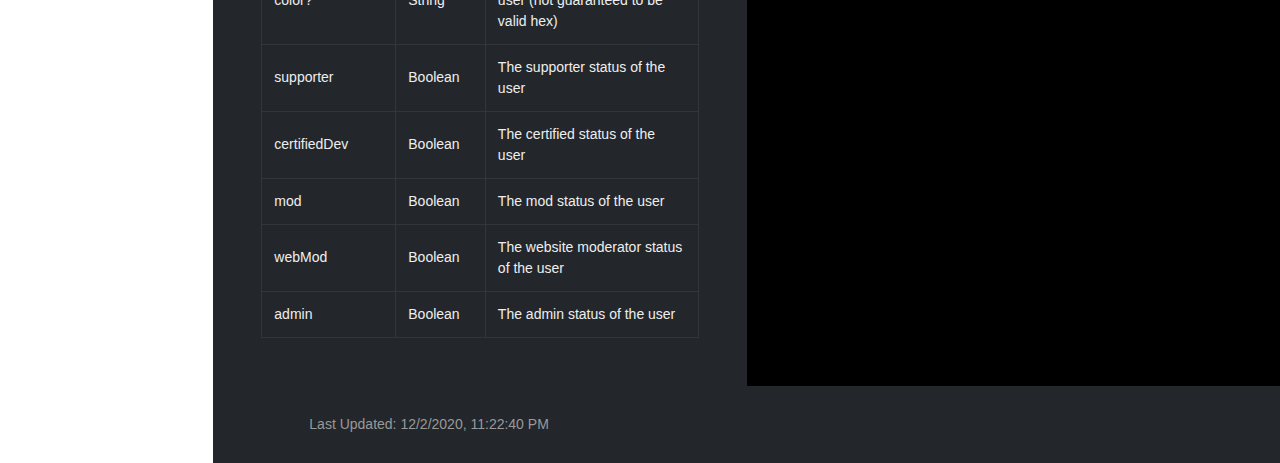
<file: user.html>
<!DOCTYPE html>
<html lang="en-US">
  <head>
    <meta charset="utf-8">
    <meta name="viewport" content="width=device-width,initial-scale=1">
    <title>User | Top.gg Docs</title>
    <meta name="generator" content="VuePress 1.7.1">
    
    <meta name="description" content="Documentation for top.gg public API">
    
    <link rel="preload" href="/assets/css/0.styles.17440289.css" as="style"><link rel="preload" href="/assets/js/app.f0768e51.js" as="script"><link rel="preload" href="/assets/js/3.de95a03c.js" as="script"><link rel="preload" href="/assets/js/10.fea01962.js" as="script"><link rel="prefetch" href="/assets/js/1.23e19be0.js"><link rel="prefetch" href="/assets/js/4.4a148340.js"><link rel="prefetch" href="/assets/js/5.bf1c4045.js"><link rel="prefetch" href="/assets/js/6.0301d6ce.js"><link rel="prefetch" href="/assets/js/7.834c3d59.js"><link rel="prefetch" href="/assets/js/8.ff782329.js"><link rel="prefetch" href="/assets/js/9.afb9b26d.js">
    <link rel="stylesheet" href="/assets/css/0.styles.17440289.css">
  </head>
  <body>
    <div id="app" data-server-rendered="true"><div class="theme__container"><div class="row"><div class="col-md-3 col-lg-2 sidebar__container"><div class="menu menu__container"><div class="menu__box"><a class="menu__btn"><div class="hamburger"><span class="line"></span> <span class="line"></span> <span class="line"></span></div></a></div></div> <div class="sidebar" style="width:100%;display:none;"><div class="group"><div class="category__link"><div class="docs__header"><a href="/"><img src="/dblnew.png" class="docs__logo"></a> <h1 class="docs__title">Top.gg Docs</h1></div></div></div> <!----> <div class="group"><div class="group__title">
      API
    </div> <div class="group__body"><!----> <!----> <div><div class="group__category category"><div class="category__label"><a href="/bot.html" class="category__link sidebar-link">Bot</a></div> <div><div class="category__headers"><div class="category__header-item"><a href="/bot.html#search-bots" class="category__link sidebar-link">Search Bots</a></div></div><div class="category__headers"><div class="category__header-item"><a href="/bot.html#find-one-bot" class="category__link sidebar-link">Find One Bot</a></div></div><div class="category__headers"><div class="category__header-item"><a href="/bot.html#last-1000-votes" class="category__link sidebar-link">Last 1000 Votes</a></div></div><div class="category__headers"><div class="category__header-item"><a href="/bot.html#bot-structure" class="category__link sidebar-link">Bot Structure</a></div></div></div></div><div class="group__category category category--selected category--active"><div class="category__label"><a href="/user.html" aria-current="page" class="category__link sidebar-link router-link-exact-active router-link-active">User</a></div> <div><div class="category__headers"><div class="category__header-item"><a href="/user.html#find-one-user" class="category__link sidebar-link">Find One User</a></div></div><div class="category__headers"><div class="category__header-item"><a href="/user.html#structure" class="category__link sidebar-link">Structure</a></div></div></div></div></div></div></div><div class="group"><div class="group__title">
      Resources
    </div> <div class="group__body"><!----> <!----> <div><div class="group__category category"><div class="category__label"><a href="/libraries.html" class="category__link sidebar-link">Libraries</a></div> <div><div class="category__headers"><div class="category__header-item"><a href="/libraries.html#javascript-official" class="category__link sidebar-link">Javascript</a></div></div></div></div></div></div></div></div></div> <div class="col-md-9 col-lg-10 content__container"><div class="page__container"><div custom="" class="content__default"><div class="content-block"><div class="content-block__heading"></div> <div class="content-block__body"><div class="content-block__cont"><h1 id="user"><a href="#user" class="header-anchor">#</a> User</h1> <p>A user represents a User account in top.gg. It is not associated with any other platform like Discord.</p></div> <div class="content-block__examples"></div></div></div> <div class="content-block"><div class="content-block__heading"></div> <div class="content-block__body"><div class="content-block__cont"><h2 id="find-one-user"><a href="#find-one-user" class="header-anchor">#</a> Find One User</h2> <p><code>GET</code> /user</p> <p>Retrieves information about a particular user by Discord user id.</p> <table><tr><td><strong>URL</strong></td> <td>
      https://top.gg/api/users/:id
    </td></tr><tr><td><strong>Returns</strong></td> <td>
      User
    </td></tr></table> <div type="example" class="examples"><div class="curl__container"><div contenteditable="true" class="curl__body"><div class="language-sh extra-class"><pre class="language-sh"><code><span class="token function">curl</span> -X GET https://top.gg/api/users/140862798832861184 <span class="token punctuation">\</span>
 -H <span class="token string">'Content-Type: application/json'</span> <span class="token punctuation">\</span>
 -H <span class="token string">'Authorization: your-bot-token-here'</span>
</code></pre></div></div> <button type="button" class="btn btn--light btn--default"><!----> Send request now</button> <!----></div></div></div> <div class="content-block__examples"></div></div></div> <div class="content-block"><div class="content-block__heading"></div> <div class="content-block__body"><div class="content-block__cont"><h2 id="structure"><a href="#structure" class="header-anchor">#</a> Structure</h2> <table><thead><tr><th>Field</th> <th>Type</th> <th>Description</th></tr></thead> <tbody><tr><td>id</td> <td>Snowflake</td> <td>The id of the user</td></tr> <tr><td>username</td> <td>String</td> <td>The username of the user</td></tr> <tr><td>discriminator</td> <td>String</td> <td>The discriminator of the user</td></tr> <tr><td>avatar?</td> <td>String</td> <td>The avatar hash of the user's avatar</td></tr> <tr><td>defAvatar</td> <td>String</td> <td>The cdn hash of the user's avatar if the user has none</td></tr> <tr><td>bio?</td> <td>String</td> <td>The bio of the user</td></tr> <tr><td>banner?</td> <td>String</td> <td>The banner image url of the user</td></tr> <tr><td>social</td> <td>Object</td> <td>The social usernames of the user</td></tr> <tr><td>social.youtube?</td> <td>String</td> <td>The youtube channel id of the user</td></tr> <tr><td>social.reddit?</td> <td>String</td> <td>The reddit username of the user</td></tr> <tr><td>social.twitter?</td> <td>String</td> <td>The twitter username of the user</td></tr> <tr><td>social.instagram?</td> <td>String</td> <td>The instagram username of the user</td></tr> <tr><td>social.github?</td> <td>String</td> <td>The github username of the user</td></tr> <tr><td>color?</td> <td>String</td> <td>The custom hex color of the user (not guaranteed to be valid hex)</td></tr> <tr><td>supporter</td> <td>Boolean</td> <td>The supporter status of the user</td></tr> <tr><td>certifiedDev</td> <td>Boolean</td> <td>The certified status of the user</td></tr> <tr><td>mod</td> <td>Boolean</td> <td>The mod status of the user</td></tr> <tr><td>webMod</td> <td>Boolean</td> <td>The website moderator status of the user</td></tr> <tr><td>admin</td> <td>Boolean</td> <td>The admin status of the user</td></tr></tbody></table> <div type="example" class="examples"><div class="language-json extra-class"><pre class="language-json"><code><span class="token punctuation">{</span>
  <span class="token property">&quot;discriminator&quot;</span><span class="token operator">:</span> <span class="token string">&quot;0001&quot;</span><span class="token punctuation">,</span>
  <span class="token property">&quot;avatar&quot;</span><span class="token operator">:</span> <span class="token string">&quot;a_1241439d430def25c100dd28add2d42f&quot;</span><span class="token punctuation">,</span>
  <span class="token property">&quot;id&quot;</span><span class="token operator">:</span> <span class="token string">&quot;140862798832861184&quot;</span><span class="token punctuation">,</span>
  <span class="token property">&quot;username&quot;</span><span class="token operator">:</span> <span class="token string">&quot;Xetera&quot;</span><span class="token punctuation">,</span>
  <span class="token property">&quot;defAvatar&quot;</span><span class="token operator">:</span> <span class="token string">&quot;322c936a8c8be1b803cd94861bdfa868&quot;</span><span class="token punctuation">,</span>
  <span class="token property">&quot;admin&quot;</span><span class="token operator">:</span> <span class="token boolean">true</span><span class="token punctuation">,</span>
  <span class="token property">&quot;webMod&quot;</span><span class="token operator">:</span> <span class="token boolean">true</span><span class="token punctuation">,</span>
  <span class="token property">&quot;mod&quot;</span><span class="token operator">:</span> <span class="token boolean">true</span><span class="token punctuation">,</span>
  <span class="token property">&quot;certifiedDev&quot;</span><span class="token operator">:</span> <span class="token boolean">false</span><span class="token punctuation">,</span>
  <span class="token property">&quot;supporter&quot;</span><span class="token operator">:</span> <span class="token boolean">false</span><span class="token punctuation">,</span>
  <span class="token property">&quot;social&quot;</span><span class="token operator">:</span> <span class="token punctuation">{</span><span class="token punctuation">}</span>
<span class="token punctuation">}</span>
</code></pre></div></div></div> <div class="content-block__examples"></div></div></div></div> <div class="content__footer-container"><div class="content__footer"><div class="last-updated"><span class="prefix">Last Updated:</span> <span class="time">12/2/2020, 11:22:40 PM</span></div> <!----></div></div></div></div></div> <!----></div><div class="global-ui"></div></div>
    <script src="/assets/js/app.f0768e51.js" defer></script><script src="/assets/js/3.de95a03c.js" defer></script><script src="/assets/js/10.fea01962.js" defer></script>
  </body>
</html>
</file>
<file: assets/css/0.styles.17440289.css>
.btn{position:relative;display:inline-block;padding:1.5em 6em;border:2px solid #000;font-size:12px;border-radius:4px;transition:border .2s,background .2s,color .2s ease-out}.btn:hover{color:#23272b;background-color:#fff;cursor:pointer}.btn--default{color:#fff;background-color:#000}.btn--light{color:#000;border-color:#fff;background-color:#fff}.btn--light:hover{color:#fff;background-color:#000}.btn--small{padding:1em 4em}.btn--large{font-size:14px}.btn--loading img{width:1em;height:1em}.btn__loading-wrapper{position:absolute;top:0;left:0;display:flex;width:100%;height:100%;justify-content:center;align-items:center;background-color:#000}.btn__loading-wrapper img{-webkit-animation:loadingCircle 1s linear infinite;animation:loadingCircle 1s linear infinite}@-webkit-keyframes loadingCircle{0%{transform-origin:50% 50%;transform:rotate(0deg)}to{transform-origin:50% 50%;transform:rotate(1turn)}}@keyframes loadingCircle{0%{transform-origin:50% 50%;transform:rotate(0deg)}to{transform-origin:50% 50%;transform:rotate(1turn)}}.section{padding:8rem 0;margin-top:4rem;margin-bottom:4rem}.section--dark{color:#fff;background-color:#000}.section--light{color:#000;background-color:#fff}.section--center{text-align:center}.enhance-mode__homepage{padding:6rem 4rem;justify-content:center}.examples .custom-block.tip{border-color:#fff}.examples .custom-block.tip .custom-block-title{color:#fff}.curl__body{outline:none}#message__container{position:fixed;top:16px;left:0;z-index:20;width:100%;font-size:14px;line-height:1.5;pointer-events:none}.message{padding:8px;margin-top:-8px;text-align:center}.message__notice{display:inline-block;padding:10px 16px;color:rgba(0,0,0,.651);background:#fff;border-radius:4px;box-shadow:0 4px 12px rgba(0,0,0,.15);pointer-events:all}.message__content{display:flex;align-items:center}.message__icon{display:block;width:16px;height:16px;margin-right:8px;background:no-repeat 0 0;background-size:100%}.message__icon--info{background-image:url("[data-uri]")}.message__icon--success{background-image:url("[data-uri]")}.message__icon--warning{background-image:url("[data-uri]")}.message__icon--error{background-image:url("[data-uri]")}.move-up-enter{opacity:0;-webkit-animation-timing-function:cubic-bezier(.08,.82,.17,1);animation-timing-function:cubic-bezier(.08,.82,.17,1);-webkit-animation-duration:.2s;animation-duration:.2s;-webkit-animation-fill-mode:both;animation-fill-mode:both}.move-up-enter.move-up-enter-active{-webkit-animation-name:moveUpIn;animation-name:moveUpIn;-webkit-animation-play-state:running;animation-play-state:running}.move-up-leave{-webkit-animation-timing-function:cubic-bezier(.6,.04,.98,.34);animation-timing-function:cubic-bezier(.6,.04,.98,.34);-webkit-animation-duration:.3s;animation-duration:.3s;-webkit-animation-fill-mode:both;animation-fill-mode:both}.move-up-leave.move-up-leave-active{-webkit-animation-name:moveUpOut;animation-name:moveUpOut;-webkit-animation-play-state:running;animation-play-state:running;pointer-events:none}@-webkit-keyframes moveUpIn{0%{transform-origin:0 0;transform:translateY(-100%);opacity:0}to{transform-origin:0 0;transform:translateY(0);opacity:1}}@keyframes moveUpIn{0%{transform-origin:0 0;transform:translateY(-100%);opacity:0}to{transform-origin:0 0;transform:translateY(0);opacity:1}}@-webkit-keyframes moveUpOut{0%{transform-origin:0 0;transform:translateY(0);opacity:1}to{height:0;transform-origin:0 0;transform:translateY(-100%);opacity:0}}@keyframes moveUpOut{0%{transform-origin:0 0;transform:translateY(0);opacity:1}to{height:0;transform-origin:0 0;transform:translateY(-100%);opacity:0}}.select__container{width:100%;padding-left:16px;padding-right:30px;-webkit-user-select:none;-moz-user-select:none;-ms-user-select:none;user-select:none}.select__container select{width:100%;padding:8px 12px;border:1px solid #fff;box-shadow:none;border-radius:4px;-webkit-appearance:none;-moz-appearance:none;appearance:none;outline:none;cursor:pointer;background-color:#23272b}.select__container select:hover{border-color:#888}.hamburger{position:relative;display:inline-block;width:30px;height:30px}.hamburger:before{position:absolute;top:50%;left:50%;width:100%;height:100%;border:2px solid transparent;content:"";transform:translate(-50%,-50%);border-radius:100%;transition:all .3s ease-in-out}.hamburger .line{width:24px;height:2px;background-color:#121212;display:block;margin:6px auto;transition:all .3s ease-in-out}.hamburger.is-active{transform:rotate(45deg)}.hamburger.is-active:before{border-color:#121212}.hamburger.is-active .line{width:16px}.hamburger.is-active .line:first-child{transform:translateY(8px)}.hamburger.is-active .line:nth-child(2){opacity:0}.hamburger.is-active .line:nth-child(3){transform:translateY(-8px) rotate(90deg)}@media screen and (max-width:720px){.menu__container{height:3rem}.menu__box{position:fixed;top:0;left:0;z-index:3;display:block;width:100%;padding:.625rem 2rem;font-size:0;text-align:right}}@media screen and (min-width:720px){.menu__container{display:none}.sidebar{display:block!important}}.const--not-defined{cursor:help}.blank{width:100%}.global-style__body__scroll-disabled{height:100%;overflow:hidden}.fade-enter-active,.fade-leave-active{transition:opacity .3s ease-in-out}.fade-enter,.fade-leave-to{opacity:0}.network__container{position:fixed;z-index:10;text-align:left}.network__container,.network__mask{top:0;left:0;width:100%;height:100%}.network__mask{position:absolute;background-color:rgba(0,0,0,.3)}.network__box{position:absolute;top:6rem;left:50%;max-width:90%;padding:1.625rem 2rem;transform:translateX(-50%);border-radius:.25rem;color:#dadada;background-color:#fff}@media screen and (max-width:720px){.network__box{width:90%}}.network__heading{position:relative;font-size:1.25rem;-webkit-user-select:none;-moz-user-select:none;-ms-user-select:none;user-select:none;cursor:ew-resize}.network__close-btn{position:absolute;top:0;right:0;width:26px;height:26px;font-size:26px;line-height:22px;text-align:center;transition:all .6s ease-in-out;cursor:pointer}.network__close-btn:hover{transform:rotate(1turn)}.network__body{display:flex;margin-top:2rem;margin-left:-1rem;margin-right:-1rem}.network__cont{flex:1 1 auto;width:50%;padding:0 1rem}@media screen and (max-width:720px){.network__cont{width:100%}}@media screen and (max-width:720px){.network__request{display:none}}.network__request--collapse{display:none;flex:0 0 auto;width:0;padding:0}.network-section__title{-webkit-user-select:none;-moz-user-select:none;-ms-user-select:none;user-select:none}.network-section--padded{padding:.875rem}.network-section__body{max-width:34rem;margin:.5rem 0;overflow:auto;border-radius:4px;background-color:#f6f8fa}.network-section__cont{white-space:pre}@media screen and (min-width:720px){.network-section__cont{min-width:38rem}}.network__header .network-section__body{height:4rem}.network__payload .network-section__body{height:18rem}.network__response-body .network-section__body{height:24rem}.search__container{width:100%;padding:0 16px;-webkit-user-select:none;-moz-user-select:none;-ms-user-select:none;user-select:none}.search__container input{width:100%;padding:8px 12px;border:1px solid #23272b;box-shadow:none;border-radius:4px;-webkit-appearance:none;-moz-appearance:none;appearance:none;outline:none;background-color:#23272b}.search__container input:focus,.search__container input:hover{border-color:#888}.search__body{position:relative}.search__list{position:absolute;left:0;top:5px;width:100%;padding:1.2em 1em;box-shadow:5px 5px 25px 0 rgba(46,61,73,.1);background-color:#fff}.search__item{width:100%;margin:4px 0;list-style:none;white-space:nowrap;overflow:hidden;text-overflow:ellipsis}.search__item a{display:block;color:#2c3e50}.pill[data-v-3b9109c1]{letter-spacing:0;border-radius:16px;font-size:.9rem}.token-input[data-v-8a5ea7ce]{color:#2f2f3e;padding:10px 20px;max-width:100%;width:600px;margin-bottom:1em}.icon.outbound{color:#aaa;display:inline-block;vertical-align:middle;position:relative;top:-1px}.sr-only{position:absolute;width:1px;height:1px;padding:0;margin:-1px;overflow:hidden;clip:rect(0,0,0,0);white-space:nowrap;border-width:0}.notfound-page[data-v-3553c7f6]{display:flex;align-items:center;justify-content:center;height:100vh;text-align:center}.content[data-v-3553c7f6]{display:flex;align-items:center;margin-bottom:24px}.content h1[data-v-3553c7f6]{padding:0;margin:0;font-size:20px;font-weight:500}.content h1[data-v-3553c7f6]:after{margin:0 10px;content:"·"}.content p[data-v-3553c7f6]{margin:0 10px 0 0;font-size:14px}.content .backto[data-v-3553c7f6]{font-size:14px;text-decoration:none;color:#067df7}.docs__logo{width:40px;height:40px}.docs__title{margin-left:20px;color:#fff;font-size:1rem}.docs__header{display:flex;align-items:center;flex-direction:row}.sidebar{position:fixed;top:0;bottom:0;z-index:2;width:100%;padding-top:1rem;overflow:auto;-webkit-user-select:none;-moz-user-select:none;-ms-user-select:none;user-select:none;background-color:#1d1f21}.group{margin-bottom:2rem}.group__title{padding-left:30px;margin-bottom:1em;font-size:14px;font-weight:500;letter-spacing:1.3px;text-transform:uppercase;color:#aaa}.category a,.category a:hover{color:#fff}.category__header-item,.category__label{margin:.6em 0;line-height:2em}.category__link{display:block;padding:0 26px}.category__headers{display:none}.category--active .category__headers,.category--selected .category__headers{display:block}.category--active.category__headers,.category--active .category__label,.category .router-link-exact-active,.category:hover .category__label,.category__headers:hover{font-weight:600;border-left-color:#7289da}.category__header-item{position:relative;padding-left:30px;margin:.1em 0}.category__header-item .category__link{padding-left:20px}.category__header-item:before{position:absolute;margin-right:4px;color:#979797;content:"•"}.home__header{margin:10rem 0;text-align:center}.home__title{font-size:46px;font-weight:400}.home__description{padding:0 20%;margin-bottom:5rem;font-size:18px;line-height:24px;color:#000}.home__body{justify-content:center}.home__content{padding:6rem 4rem;border-top:1px solid #323639}.home__footer{margin-bottom:3rem;margin-left:4rem;margin-right:4rem;text-align:center}.page__container{min-height:100vh;padding:4rem 6rem 0;overflow:auto;background-color:#23272b}.page__container .curl__container{text-align:center}@media screen and (max-width:720px){.page__container{padding:2rem 2rem 0}.page__container .content-block,.page__container .content-block__cont,.page__container .content-block__heading{width:100%;padding:1rem 0 0;margin:0;background-color:#23272b}.page__container .content-block__cont{padding-top:0}.page__container .content-block:after{background-image:none}.page__container .content-block__body{flex-direction:column}.page__container .content-block__examples{padding:0;margin:0;width:100%}.page__container .examples{width:100%;padding:1rem;background-color:#000;border-radius:6px}}.content__footer{display:flex;justify-content:space-between;padding:2em 0;font-size:14px;color:#999}.content__footer .edit-link{display:flex;align-items:center}.content__footer .edit-link a{margin-right:.5em;font-weight:600;color:#000}.content__footer .edit-link svg{vertical-align:middle}.page--block-layout .content__footer-container{margin:0 -3rem;background-color:#000}.page--block-layout .content__footer{width:50%;padding:0 3rem 2rem;background-color:#23272b}.content-block{margin:-4rem -6rem 4rem;background-color:#000}.content-block:last-child{margin-bottom:0}.content-block:after{height:1px;display:block;content:"";width:100%;background-color:#1d1f21}.content-block:last-child:after{display:none}.content-block__heading{width:50%;padding:0;overflow:auto;background-color:#23272b}.content-block__heading h1,.content-block__heading h2,.content-block__heading h3,.content-block__heading h4,.content-block__heading h5,.content-block__heading h6{padding:4rem 3rem 0}@media screen and (max-width:720px){.content-block__heading h1,.content-block__heading h2,.content-block__heading h3,.content-block__heading h4,.content-block__heading h5,.content-block__heading h6{padding:0}}.content-block__body{display:flex;overflow-x:hidden}.content-block__cont,.content-block__examples{width:50%;padding:0 3rem 2rem}.content-block__cont{background-color:#23272b}.content-block__examples{color:#fff}.content-block__examples .btn{margin:2em 0}.content-block__examples blockquote{border-left-color:#fff}.content-block__examples blockquote p{color:#888}code[class*=language-],pre[class*=language-]{color:#ccc;background:none;font-family:Consolas,Monaco,Andale Mono,Ubuntu Mono,monospace;font-size:1em;text-align:left;white-space:pre;word-spacing:normal;word-break:normal;word-wrap:normal;line-height:1.5;-moz-tab-size:4;-o-tab-size:4;tab-size:4;-webkit-hyphens:none;-ms-hyphens:none;hyphens:none}pre[class*=language-]{padding:1em;margin:.5em 0;overflow:auto}:not(pre)>code[class*=language-],pre[class*=language-]{background:#2d2d2d}:not(pre)>code[class*=language-]{padding:.1em;border-radius:.3em;white-space:normal}.token.block-comment,.token.cdata,.token.comment,.token.doctype,.token.prolog{color:#999}.token.punctuation{color:#ccc}.token.attr-name,.token.deleted,.token.namespace,.token.tag{color:#e2777a}.token.function-name{color:#6196cc}.token.boolean,.token.function,.token.number{color:#f08d49}.token.class-name,.token.constant,.token.property,.token.symbol{color:#f8c555}.token.atrule,.token.builtin,.token.important,.token.keyword,.token.selector{color:#cc99cd}.token.attr-value,.token.char,.token.regex,.token.string,.token.variable{color:#7ec699}.token.entity,.token.operator,.token.url{color:#67cdcc}.token.bold,.token.important{font-weight:700}.token.italic{font-style:italic}.token.entity{cursor:help}.token.inserted{color:green}.container{width:100%;margin-left:auto;margin-right:auto}@media (min-width:576px){.container{max-width:540px}}@media (min-width:768px){.container{max-width:720px}}@media (min-width:992px){.container{max-width:960px}}@media (min-width:1200px){.container{max-width:1140px}}.container-fluid{width:100%;margin-left:auto;margin-right:auto}.row{display:flex;flex-wrap:wrap}.col-lg,.col-lg-1,.col-lg-2,.col-lg-3,.col-lg-4,.col-lg-5,.col-lg-6,.col-lg-7,.col-lg-8,.col-lg-9,.col-lg-10,.col-lg-11,.col-lg-12,.col-lg-auto,.col-md,.col-md-1,.col-md-2,.col-md-3,.col-md-4,.col-md-5,.col-md-6,.col-md-7,.col-md-8,.col-md-9,.col-md-10,.col-md-11,.col-md-12,.col-md-auto,.col-sm,.col-sm-1,.col-sm-2,.col-sm-3,.col-sm-4,.col-sm-5,.col-sm-6,.col-sm-7,.col-sm-8,.col-sm-9,.col-sm-10,.col-sm-11,.col-sm-12,.col-sm-auto,.col-xl,.col-xl-1,.col-xl-2,.col-xl-3,.col-xl-4,.col-xl-5,.col-xl-6,.col-xl-7,.col-xl-8,.col-xl-9,.col-xl-10,.col-xl-11,.col-xl-12,.col-xl-auto,.col-xs,.col-xs-1,.col-xs-2,.col-xs-3,.col-xs-4,.col-xs-5,.col-xs-6,.col-xs-7,.col-xs-8,.col-xs-9,.col-xs-10,.col-xs-11,.col-xs-12,.col-xs-auto{position:relative;width:100%;min-height:1px}@media (min-width:0){.col-xs{flex-basis:0;flex-grow:1;max-width:100}.col-xs-auto{flex:0 0 auto;width:auto;max-width:none}.col-xs-1{flex:0 0 8.333333333333332%;max-width:8.333333333333332%}.col-xs-2{flex:0 0 16.666666666666664%;max-width:16.666666666666664%}.col-xs-3{flex:0 0 25%;max-width:25%}.col-xs-4{flex:0 0 33.33333333333333%;max-width:33.33333333333333%}.col-xs-5{flex:0 0 41.66666666666667%;max-width:41.66666666666667%}.col-xs-6{flex:0 0 50%;max-width:50%}.col-xs-7{flex:0 0 58.333333333333336%;max-width:58.333333333333336%}.col-xs-8{flex:0 0 66.66666666666666%;max-width:66.66666666666666%}.col-xs-9{flex:0 0 75%;max-width:75%}.col-xs-10{flex:0 0 83.33333333333334%;max-width:83.33333333333334%}.col-xs-11{flex:0 0 91.66666666666666%;max-width:91.66666666666666%}.col-xs-12{flex:0 0 100%;max-width:100%}}@media (min-width:576px){.col-sm{flex-basis:0;flex-grow:1;max-width:100}.col-sm-auto{flex:0 0 auto;width:auto;max-width:none}.col-sm-1{flex:0 0 8.333333333333332%;max-width:8.333333333333332%}.col-sm-2{flex:0 0 16.666666666666664%;max-width:16.666666666666664%}.col-sm-3{flex:0 0 25%;max-width:25%}.col-sm-4{flex:0 0 33.33333333333333%;max-width:33.33333333333333%}.col-sm-5{flex:0 0 41.66666666666667%;max-width:41.66666666666667%}.col-sm-6{flex:0 0 50%;max-width:50%}.col-sm-7{flex:0 0 58.333333333333336%;max-width:58.333333333333336%}.col-sm-8{flex:0 0 66.66666666666666%;max-width:66.66666666666666%}.col-sm-9{flex:0 0 75%;max-width:75%}.col-sm-10{flex:0 0 83.33333333333334%;max-width:83.33333333333334%}.col-sm-11{flex:0 0 91.66666666666666%;max-width:91.66666666666666%}.col-sm-12{flex:0 0 100%;max-width:100%}}@media (min-width:768px){.col-md{flex-basis:0;flex-grow:1;max-width:100}.col-md-auto{flex:0 0 auto;width:auto;max-width:none}.col-md-1{flex:0 0 8.333333333333332%;max-width:8.333333333333332%}.col-md-2{flex:0 0 16.666666666666664%;max-width:16.666666666666664%}.col-md-3{flex:0 0 25%;max-width:25%}.col-md-4{flex:0 0 33.33333333333333%;max-width:33.33333333333333%}.col-md-5{flex:0 0 41.66666666666667%;max-width:41.66666666666667%}.col-md-6{flex:0 0 50%;max-width:50%}.col-md-7{flex:0 0 58.333333333333336%;max-width:58.333333333333336%}.col-md-8{flex:0 0 66.66666666666666%;max-width:66.66666666666666%}.col-md-9{flex:0 0 75%;max-width:75%}.col-md-10{flex:0 0 83.33333333333334%;max-width:83.33333333333334%}.col-md-11{flex:0 0 91.66666666666666%;max-width:91.66666666666666%}.col-md-12{flex:0 0 100%;max-width:100%}}@media (min-width:992px){.col-lg{flex-basis:0;flex-grow:1;max-width:100}.col-lg-auto{flex:0 0 auto;width:auto;max-width:none}.col-lg-1{flex:0 0 8.333333333333332%;max-width:8.333333333333332%}.col-lg-2{flex:0 0 16.666666666666664%;max-width:16.666666666666664%}.col-lg-3{flex:0 0 25%;max-width:25%}.col-lg-4{flex:0 0 33.33333333333333%;max-width:33.33333333333333%}.col-lg-5{flex:0 0 41.66666666666667%;max-width:41.66666666666667%}.col-lg-6{flex:0 0 50%;max-width:50%}.col-lg-7{flex:0 0 58.333333333333336%;max-width:58.333333333333336%}.col-lg-8{flex:0 0 66.66666666666666%;max-width:66.66666666666666%}.col-lg-9{flex:0 0 75%;max-width:75%}.col-lg-10{flex:0 0 83.33333333333334%;max-width:83.33333333333334%}.col-lg-11{flex:0 0 91.66666666666666%;max-width:91.66666666666666%}.col-lg-12{flex:0 0 100%;max-width:100%}}.col-1{flex:0 0 8.333333333333332%;max-width:8.333333333333332%}.col-2{flex:0 0 16.666666666666664%;max-width:16.666666666666664%}.col-3{flex:0 0 25%;max-width:25%}.col-4{flex:0 0 33.33333333333333%;max-width:33.33333333333333%}.col-5{flex:0 0 41.66666666666667%;max-width:41.66666666666667%}.col-6{flex:0 0 50%;max-width:50%}.col-7{flex:0 0 58.333333333333336%;max-width:58.333333333333336%}.col-8{flex:0 0 66.66666666666666%;max-width:66.66666666666666%}.col-9{flex:0 0 75%;max-width:75%}.col-10{flex:0 0 83.33333333333334%;max-width:83.33333333333334%}.col-11{flex:0 0 91.66666666666666%;max-width:91.66666666666666%}.col-12{flex:0 0 100%;max-width:100%}@media (min-width:1200px){.col-xl{flex-basis:0;flex-grow:1;max-width:100}.col-xl-auto{flex:0 0 auto;width:auto;max-width:none}.col-xl-1{flex:0 0 8.333333333333332%;max-width:8.333333333333332%}.col-xl-2{flex:0 0 16.666666666666664%;max-width:16.666666666666664%}.col-xl-3{flex:0 0 25%;max-width:25%}.col-xl-4{flex:0 0 33.33333333333333%;max-width:33.33333333333333%}.col-xl-5{flex:0 0 41.66666666666667%;max-width:41.66666666666667%}.col-xl-6{flex:0 0 50%;max-width:50%}.col-xl-7{flex:0 0 58.333333333333336%;max-width:58.333333333333336%}.col-xl-8{flex:0 0 66.66666666666666%;max-width:66.66666666666666%}.col-xl-9{flex:0 0 75%;max-width:75%}.col-xl-10{flex:0 0 83.33333333333334%;max-width:83.33333333333334%}.col-xl-11{flex:0 0 91.66666666666666%;max-width:91.66666666666666%}.col-xl-12{flex:0 0 100%;max-width:100%}}.justify-content-$breakpoints-start{justify-content:flex-start!important}.justify-content-$breakpoints-end{justify-content:flex-end!important}.justify-content-$breakpoints-center{justify-content:flex-center!important}.justify-content-$breakpoints-between{justify-content:flex-between!important}.justify-content-$breakpoints-around{justify-content:flex-around!important}.align-items-$breakpoints-start{align-items:flex-start!important}.align-items-$breakpoints-end{align-items:flex-end!important}.align-items-$breakpoints-center{align-items:flex-center!important}.align-items-$breakpoints-baseline{align-items:flex-baseline!important}.align-items-$breakpoints-stretch{align-items:flex-stretch!important}html{font-family:sans-serif;line-height:1.15;-webkit-text-size-adjust:100%;-ms-text-size-adjust:100%;-ms-overflow-style:scrollbar;-webkit-tap-highlight-color:rgba(0,0,0,0)}article,aside,figcaption,figure,footer,header,hgroup,main,nav,section{display:block}body{margin:0;font-family:-apple-system,BlinkMacSystemFont,Segoe UI,Helvetica,Arial,sans-serif,Apple Color Emoji,Segoe UI Emoji,Segoe UI Symbol;font-size:14px;font-weight:400;line-height:1.5;text-align:left;color:#eee;background-color:#fff}[tabindex="-1"]:focus{outline:0!important}hr{box-sizing:content-box;height:0;overflow:visible}h1,h2,h3,h4,h5,h6{padding-top:1.25em;color:#fff}h1,h2,h3,h4,h5,h6,p{margin-top:0;margin-bottom:1em}abbr[data-original-title],abbr[title]{text-decoration:underline;-webkit-text-decoration:underline dotted;text-decoration:underline dotted;cursor:help;border-bottom:0}address{font-style:normal;line-height:inherit}address,dl,ol,ul{margin-bottom:1rem}dl,ol,ul{margin-top:0}ol ol,ol ul,ul ol,ul ul{margin-bottom:0}dt{font-weight:600}dd{margin-bottom:.5rem;margin-left:0}blockquote{margin:0 0 1rem}dfn{font-style:italic}b,strong{font-weight:bolder}small{font-size:80%}sub,sup{position:relative;font-size:75%;line-height:0;vertical-align:baseline}sub{bottom:-.25em}sup{top:-.5em}a{color:#067df7;text-decoration:none;background-color:transparent;-webkit-text-decoration-skip:objects}a:hover{color:#007bff;text-decoration:none}a:not([href]):not([tabindex]),a:not([href]):not([tabindex]):hover:focus{color:inherit;text-decoration:none}a:not([href]):not([tabindex]):focus{outline:0}code,kbd,pre,samp{font-family:SFMono-Regular,Consolas,Liberation Mono,Menlo,Courier,monospace;font-size:1em}pre{margin-top:0;margin-bottom:1rem;overflow:auto;-ms-overflow-style:scrollbar}figure{margin:0 0 1rem}img{vertical-align:middle;border-style:none}svg:not(:root){overflow:hidden}table{border-collapse:collapse}caption{padding-top:.75rem;padding-bottom:.75rem;color:#6c757d;text-align:left;caption-side:bottom}th{text-align:inherit}label{display:inline-block;margin-bottom:.5rem}button{border-radius:0}button:focus{outline:1px dotted;outline:5px auto -webkit-focus-ring-color}button,input,optgroup,select,textarea{margin:0;font-family:inherit;font-size:inherit;line-height:inherit}button,input{overflow:visible}button,select{text-transform:none}[type=reset],[type=submit],button,html [type=button]{-webkit-appearance:button}[type=button]::-moz-focus-inner,[type=reset]::-moz-focus-inner,[type=submit]::-moz-focus-inner,button::-moz-focus-inner{padding:0;border-style:none}input[type=checkbox],input[type=radio]{box-sizing:border-box;padding:0}input[type=date],input[type=datetime-local],input[type=month],input[type=time]{-webkit-appearance:listbox}textarea{overflow:auto;resize:vertical}fieldset{min-width:0;padding:0;margin:0;border:0}legend{display:block;width:100%;max-width:100%;padding:0;margin-bottom:.5rem;font-size:1.5rem;line-height:inherit;color:inherit;white-space:normal}progress{vertical-align:baseline}[type=number]::-webkit-inner-spin-button,[type=number]::-webkit-outer-spin-button{height:auto}[type=search]{outline-offset:-2px;-webkit-appearance:none}[type=search]::-webkit-search-cancel-button,[type=search]::-webkit-search-decoration{-webkit-appearance:none}::-webkit-file-upload-button{font:inherit;-webkit-appearance:button}output{display:inline-block}summary{display:list-item;cursor:pointer}template{display:none}[hidden]{display:none!important}*,:after,:before{box-sizing:border-box}::-moz-selection{color:#fff;background-color:#7289da}::selection{color:#fff;background-color:#7289da}body,html{padding:0;margin:0}button,input{border:none;outline:none}button:focus,input:focus{outline:none}ol,ul{padding-left:0;list-style:none}li{list-style-type:circle;margin-left:20px;padding-left:4px}a.header-anchor{position:absolute;margin-left:-1em;margin-top:.2em;padding-right:.5em;font-size:.8em;font-weight:400;opacity:0}a.header-anchor:hover{text-decoration:none}h1,h2,h3,h4,h5,h6{position:relative}h1:hover .header-anchor,h2:hover .header-anchor,h3:hover .header-anchor,h4:hover .header-anchor,h5:hover .header-anchor,h6:hover .header-anchor{opacity:1}blockquote{padding:.8rem 1.6rem;border-left:4px solid #fff;color:#888;margin:20px 0}blockquote p{color:#fff}blockquote p:last-child{margin-bottom:0}table{width:100%;max-width:100%;margin-bottom:1rem;background:transparent}table,td,th{border:1px solid #323639}td,th{padding:.75rem}.content.custom>h1,.content.custom>h2,.content.custom>h3,.content.custom>h4,.content.custom>h5,.content.custom>h6{margin-top:1.25em}.content.custom h1:first-child,.content.custom h2:first-child,.content.custom h3:first-child{margin-top:0}.content-block pre,.content-block pre[class*=language-]{margin:0}#nprogress{pointer-events:none}#nprogress .bar{background:#000;position:fixed;z-index:1031;top:0;left:0;width:100%;height:2px}#nprogress .peg{display:block;position:absolute;right:0;width:100px;height:100%;box-shadow:0 0 10px #000,0 0 5px #000;opacity:1;transform:rotate(3deg) translateY(-4px)}#nprogress .spinner{display:block;position:fixed;z-index:1031;top:15px;right:15px}#nprogress .spinner-icon{width:18px;height:18px;box-sizing:border-box;border-color:#000 transparent transparent #000;border-style:solid;border-width:2px;border-radius:50%;-webkit-animation:nprogress-spinner .4s linear infinite;animation:nprogress-spinner .4s linear infinite}.nprogress-custom-parent{overflow:hidden;position:relative}.nprogress-custom-parent #nprogress .bar,.nprogress-custom-parent #nprogress .spinner{position:absolute}.content-block code,p code{padding:.25rem .5rem;margin:0;font-size:.85em;color:#7289da;border-radius:3px;background-color:#22262a}.content-block__examples code{background-color:#070809}.content-block pre,.content-block pre[class*=language-]{line-height:1.4;padding:1.25rem 1.5rem;background:transparent;overflow:auto}.content-block pre[class*=language-] code,.content-block pre code{color:#f5f5f5;padding:0;background-color:transparent;border-radius:0}div[class*=language-]{position:relative;border:1px solid #282c34;margin:.85rem 0;background-color:#282c34;border-radius:6px}div[class*=language-] .highlight-lines{-webkit-user-select:none;-moz-user-select:none;-ms-user-select:none;user-select:none;position:absolute;top:0;left:0;width:100%;padding:1.25rem 0;margin:.5em 0;line-height:1.4}div[class*=language-] .highlight-lines .highlighted{background-color:rgba(0,0,0,.66)}div[class*=language-] pre{position:relative;z-index:1}div[class*=language-]:before{position:absolute;z-index:3;top:.8em;right:1em;font-size:.75rem;color:hsla(0,0%,100%,.4)}div[class*=language-]:not(.line-numbers-mode) .line-numbers-wrapper{display:none}div[class*=language-].line-numbers-mode .highlight-lines .highlighted{position:relative}div[class*=language-].line-numbers-mode .highlight-lines .highlighted:before{content:" ";position:absolute;z-index:3;left:0;top:0;display:block;width:3.5rem;height:100%;background-color:rgba(0,0,0,.66)}div[class*=language-].line-numbers-mode pre{padding-left:5.5rem;vertical-align:middle}div[class*=language-].line-numbers-mode .line-numbers-wrapper{position:absolute;top:0;width:3.5rem;text-align:center;color:hsla(0,0%,100%,.3);padding:1.25rem 0;line-height:1.4}div[class*=language-].line-numbers-mode .line-numbers-wrapper .line-number,div[class*=language-].line-numbers-mode .line-numbers-wrapper br{-webkit-user-select:none;-moz-user-select:none;-ms-user-select:none;user-select:none}div[class*=language-].line-numbers-mode .line-numbers-wrapper .line-number{position:relative;z-index:4;font-size:.85em}div[class*=language-].line-numbers-mode:after{content:"";position:absolute;z-index:2;top:0;left:0;width:3.5rem;height:100%;border-radius:6px 0 0 6px;border-right:1px solid rgba(0,0,0,.66);background-color:#282c34}div[class*=language-js]:before{content:"js"}div[class*=language-ts]:before{content:"ts"}div[class*=language-html]:before{content:"html"}div[class*=language-md]:before{content:"md"}div[class*=language-vue]:before{content:"vue"}div[class*=language-css]:before{content:"css"}div[class*=language-sass]:before{content:"sass"}div[class*=language-scss]:before{content:"scss"}div[class*=language-less]:before{content:"less"}div[class*=language-stylus]:before{content:"stylus"}div[class*=language-go]:before{content:"go"}div[class*=language-java]:before{content:"java"}div[class*=language-c]:before{content:"c"}div[class*=language-sh]:before{content:"sh"}div[class*=language-yaml]:before{content:"yaml"}div[class*=language-javascript]:before{content:"js"}div[class*=language-typescript]:before{content:"ts"}div[class*=language-markup]:before{content:"html"}div[class*=language-markdown]:before{content:"md"}div[class*=language-json]:before{content:"json"}div[class*=language-ruby]:before{content:"rb"}div[class*=language-python]:before{content:"py"}div[class*=language-bash]:before{content:"sh"}.examples div[class*=language-]{background:#000;border-color:#333}.examples .highlighted{background-color:hsla(0,0%,100%,.2)!important}.custom-block{padding:1em 1.6rem 1.5em;color:#dadada;margin:1.5em 0;background-color:#3d444c;border-radius:4px}.custom-block .custom-block-title{margin-bottom:.875em;font-weight:600;color:#000}.custom-block.tip{border-color:#000}.custom-block.tip .custom-block-title{color:#000}.custom-block.warning{border-color:#faad14}.custom-block.warning .custom-block-title{color:#faad14}.custom-block.danger{border-color:#f5222d}.custom-block.danger .custom-block-title{color:#f5222d}.custom-block p{margin-bottom:0}
</file>
